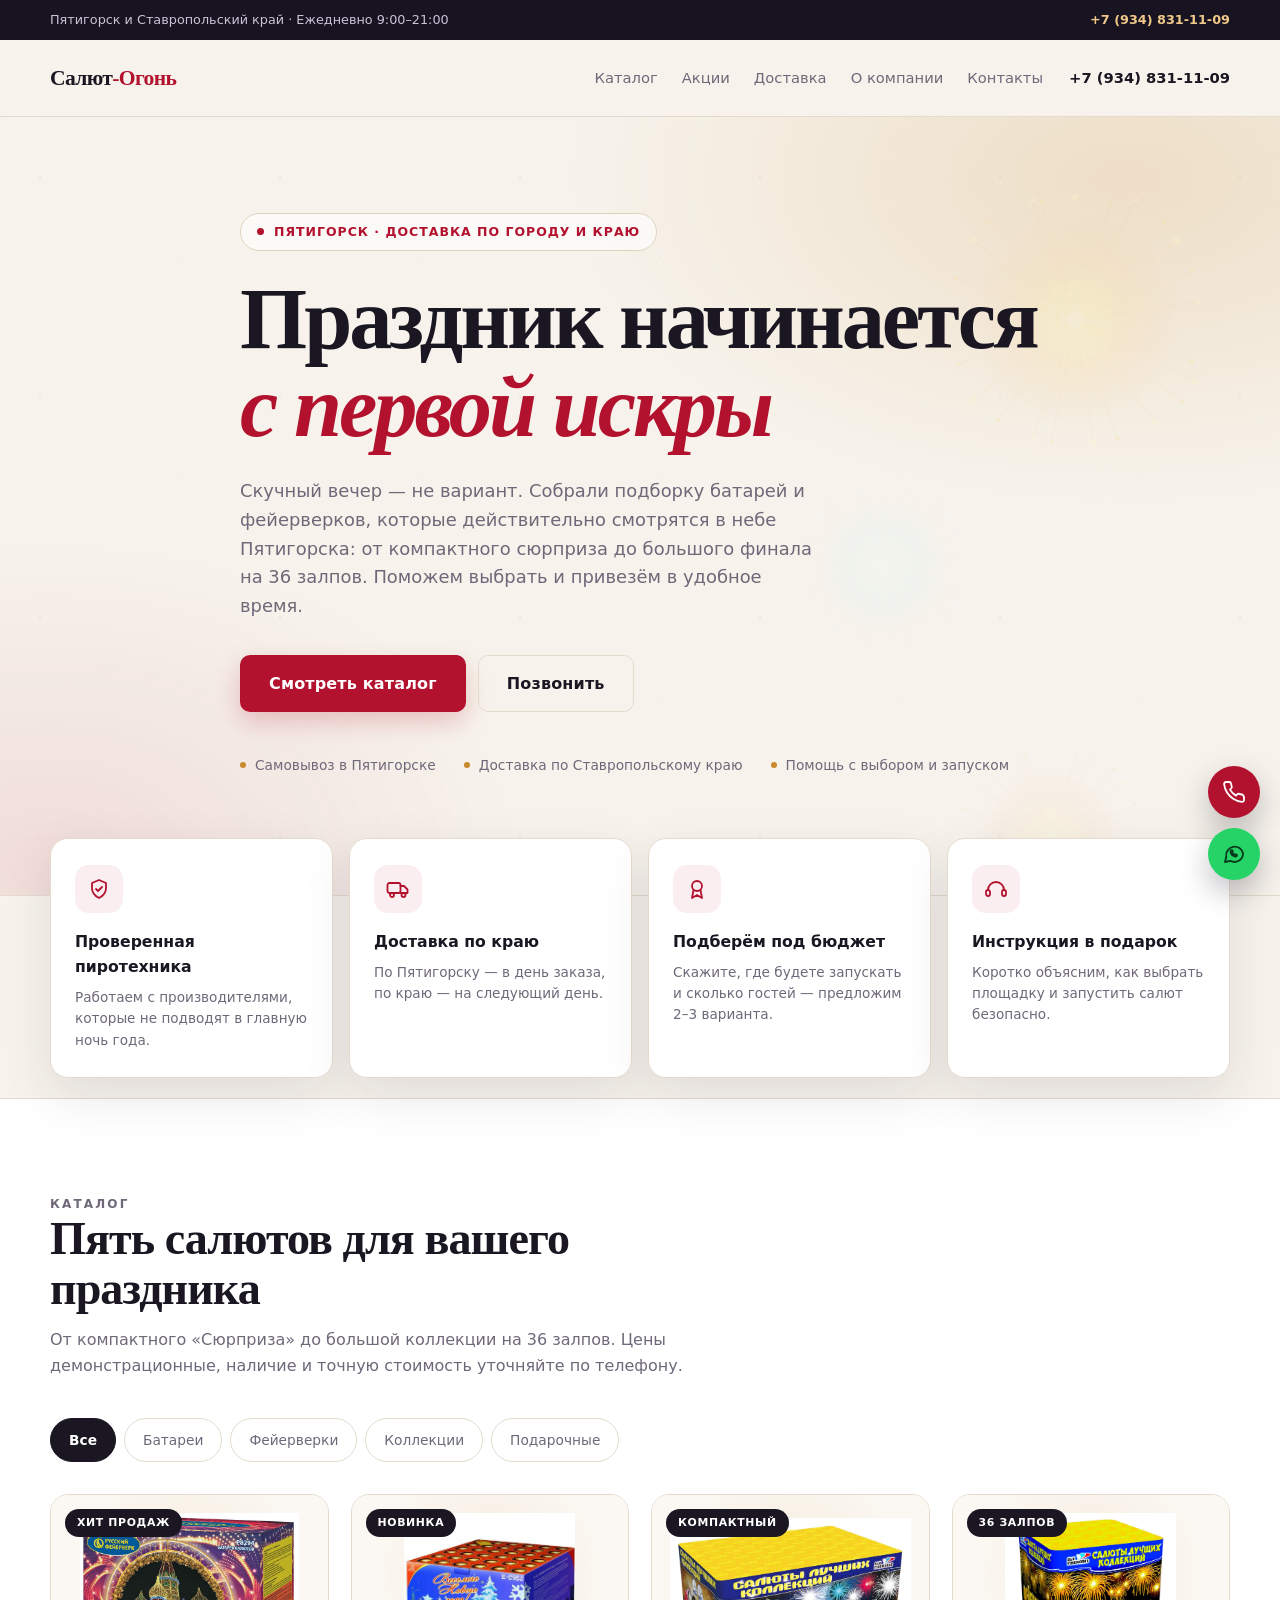
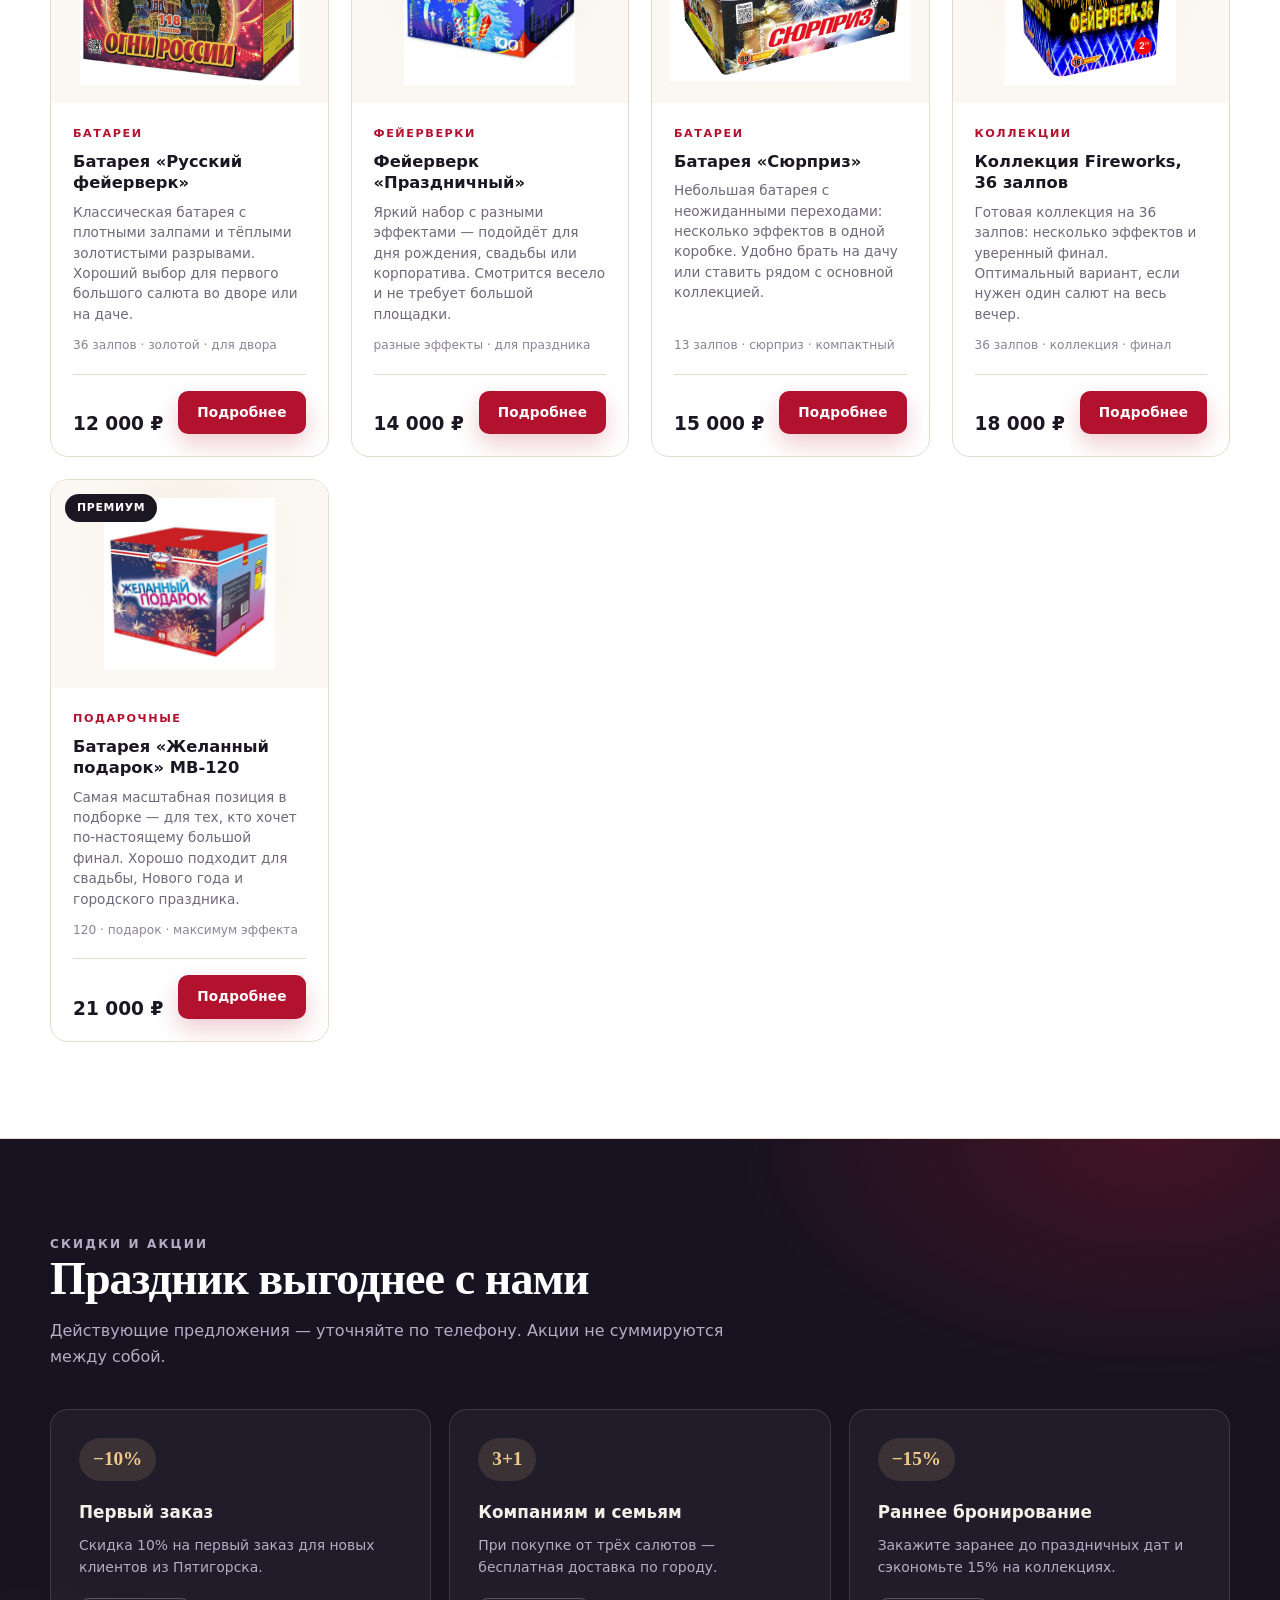
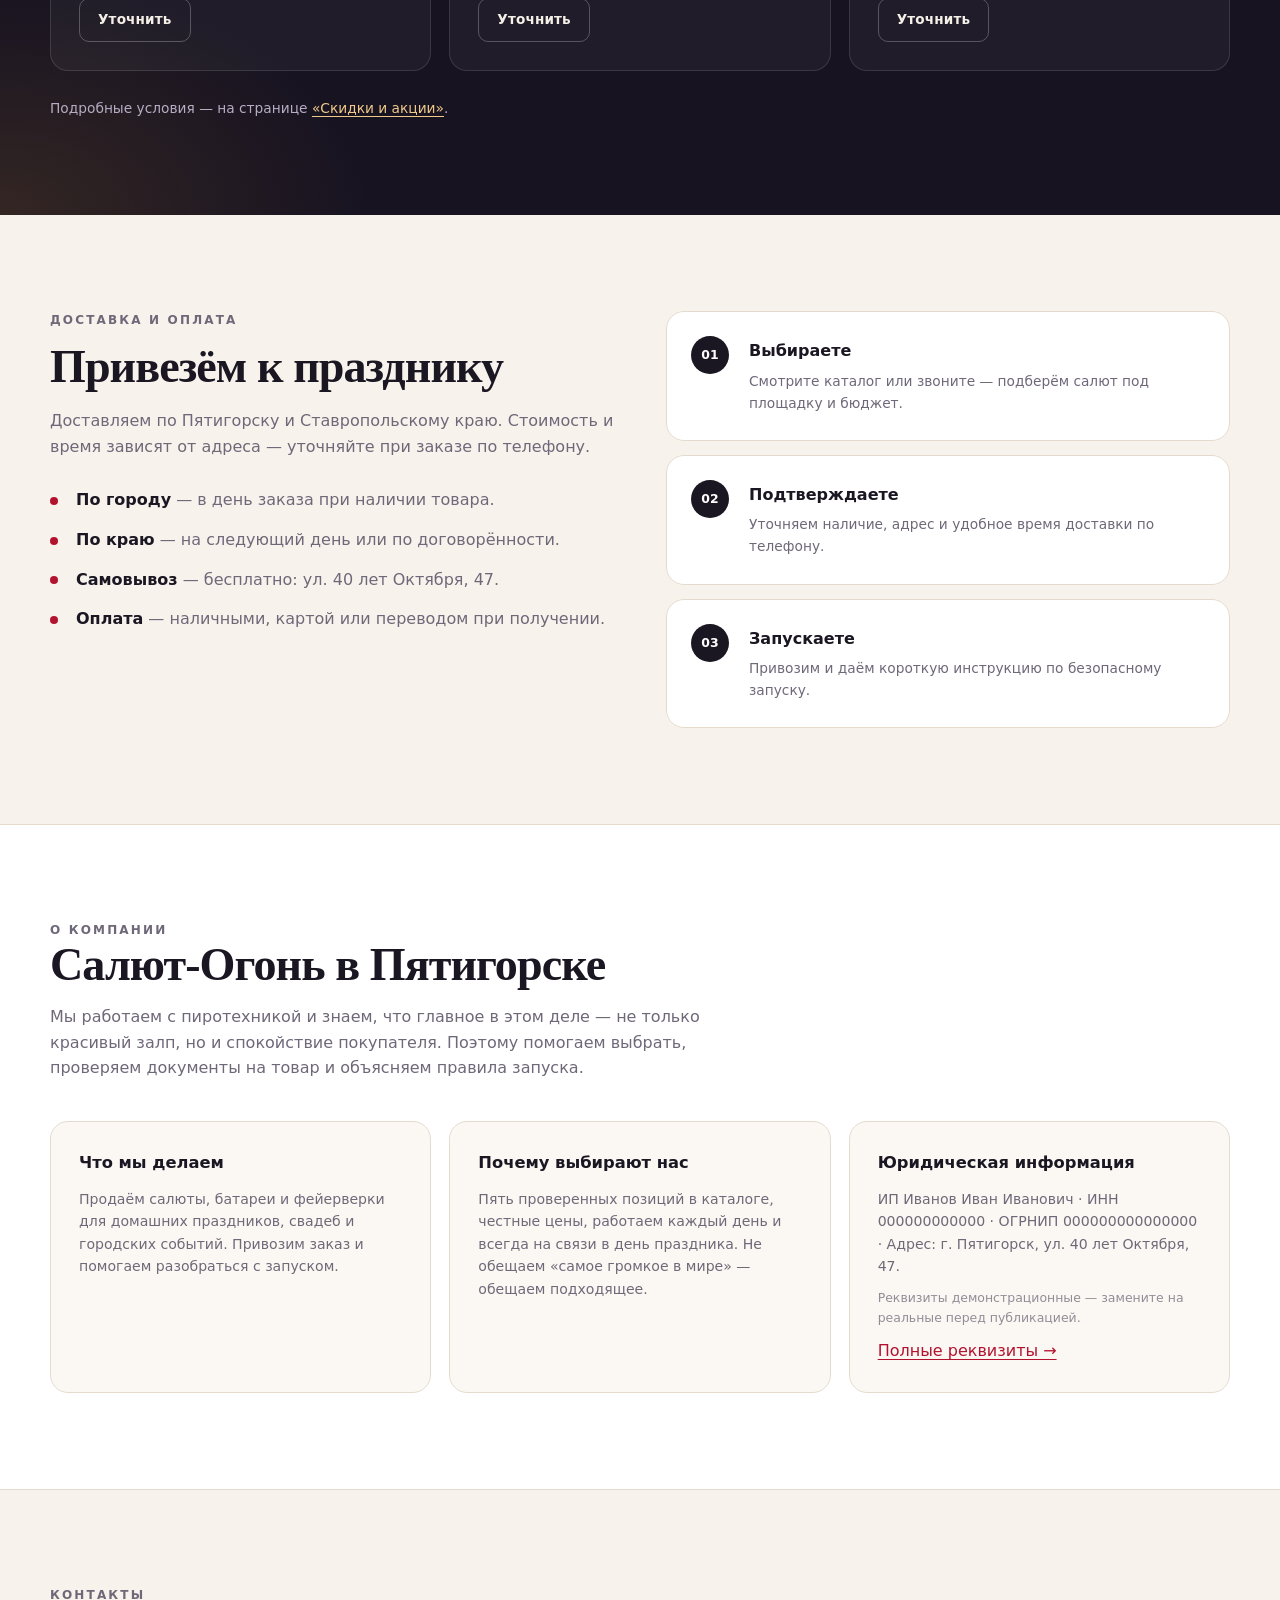
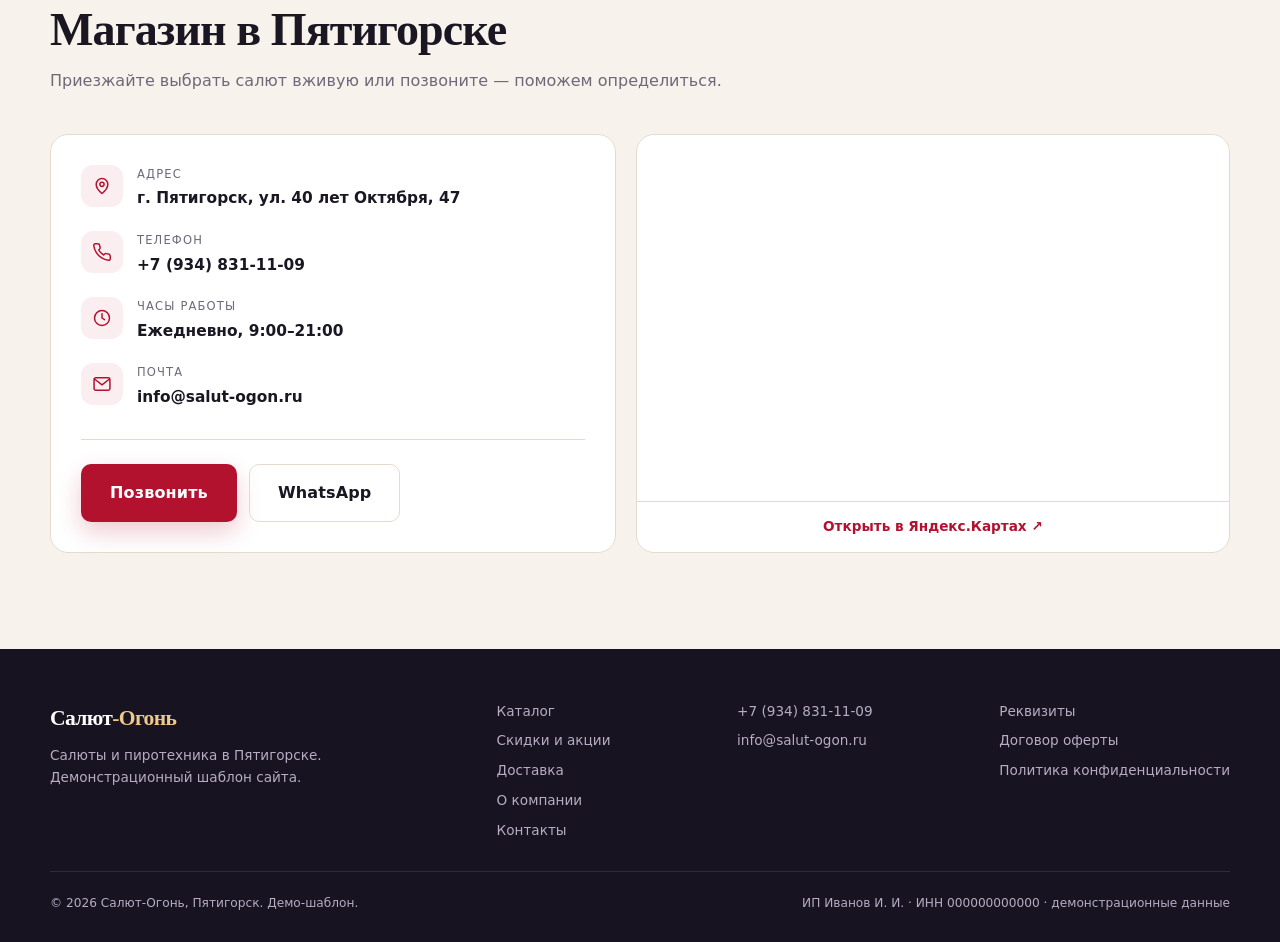
<file: index.html>
<!DOCTYPE html>
<html lang="ru">
<head>
  <meta charset="UTF-8">
  <meta name="viewport" content="width=device-width, initial-scale=1">
  <meta name="theme-color" content="#f7f3ec">

  <link rel="icon" type="image/x-icon" href="favicon.ico">
  <link rel="shortcut icon" href="favicon.ico">
  <link rel="apple-touch-icon" href="images/firework.svg">

  <title>Салюты и фейерверки в Пятигорске — купить в «Салют-Огонь»</title>
  <meta name="description" content="Магазин салютов и фейерверков в Пятигорске: батареи, коллекции, подарочные наборы. Доставка по городу и Ставропольскому краю. Звоните: +7 (934) 831-11-09.">
  <link rel="canonical" href="https://salutogon.ru/">

  <meta property="og:type" content="website">
  <meta property="og:title" content="Салюты и фейерверки в Пятигорске — «Салют-Огонь»">
  <meta property="og:description" content="Пиротехника в Пятигорске: выбор салютов, доставка, помощь с запуском.">
  <meta property="og:url" content="https://salutogon.ru/">
  <meta property="og:image" content="https://salutogon.ru/images/7155265999.jpg">
  <meta property="og:image:width" content="1000">
  <meta property="og:image:height" content="1000">
  <meta property="og:locale" content="ru_RU">

  <link rel="stylesheet" href="css/style.css?v=2">

  <script type="application/ld+json">
  {
    "@context": "https://schema.org",
    "@type": "Store",
    "name": "Салют-Огонь",
    "description": "Магазин салютов, фейерверков и пиротехники в Пятигорске.",
    "url": "https://salutogon.ru/",
    "telephone": "+7-934-831-11-09",
    "priceRange": "₽₽₽",
    "address": {
      "@type": "PostalAddress",
      "streetAddress": "ул. 40 лет Октября, 47",
      "addressLocality": "Пятигорск",
      "addressRegion": "Ставропольский край",
      "postalCode": "357500",
      "addressCountry": "RU"
    },
    "geo": {
      "@type": "GeoCoordinates",
      "latitude": 44.0550,
      "longitude": 43.0600
    },
    "openingHoursSpecification": [{
      "@type": "OpeningHoursSpecification",
      "dayOfWeek": ["Monday","Tuesday","Wednesday","Thursday","Friday","Saturday","Sunday"],
      "opens": "09:00",
      "closes": "21:00"
    }],
    "areaServed": {
      "@type": "City",
      "name": "Пятигорск"
    }
  }
  </script>
</head>
<body>
  <a class="skip-link" href="#catalog">Перейти к каталогу</a>

  <div class="topbar">
    <div class="container topbar__inner">
      <span>Пятигорск и Ставропольский край · Ежедневно 9:00–21:00</span>
      <a href="tel:+79348311109">+7 (934) 831-11-09</a>
    </div>
  </div>

  <header class="header">
    <div class="container header__inner">
      <a class="logo" href="index.html">Салют<span>-Огонь</span></a>

      <nav class="nav" id="nav" aria-label="Основная навигация">
        <a href="#catalog">Каталог</a>
        <a href="#actions">Акции</a>
        <a href="#delivery">Доставка</a>
        <a href="#about">О компании</a>
        <a href="#contacts">Контакты</a>
      </nav>

      <a class="header__phone" href="tel:+79348311109">+7 (934) 831-11-09</a>

      <button class="burger" type="button" aria-label="Открыть меню" aria-expanded="false" aria-controls="nav">
        <span></span><span></span><span></span>
      </button>
    </div>
  </header>

  <main>
    <section class="hero">
      <img class="hero__burst hero__burst--1" src="images/firework.svg" alt="" aria-hidden="true">
      <img class="hero__burst hero__burst--2" src="images/firework.svg" alt="" aria-hidden="true">
      <img class="hero__burst hero__burst--3" src="images/firework.svg" alt="" aria-hidden="true">

      <div class="container hero__inner">
        <p class="hero__eyebrow">Пятигорск · доставка по городу и краю</p>
        <h1>Праздник начинается<br><span>с первой искры</span></h1>
        <p class="hero__lead">
         Скучный вечер — не вариант. Собрали подборку батарей и фейерверков,
          которые действительно смотрятся в небе Пятигорска: от компактного сюрприза
          до большого финала на 36 залпов. Поможем выбрать и привезём в удобное время.
        </p>
        <div class="hero__actions">
          <a class="btn" href="#catalog">Смотреть каталог</a>
          <a class="btn btn--ghost" href="tel:+79348311109">Позвонить</a>
        </div>
        <ul class="hero__badges">
          <li>Самовывоз в Пятигорске</li>
          <li>Доставка по Ставропольскому краю</li>
          <li>Помощь с выбором и запуском</li>
        </ul>
      </div>
    </section>

    <section class="advantages">
      <div class="container">
        <div class="advantages__grid">
          <article class="advantage reveal">
            <span class="advantage__icon" aria-hidden="true">
              <svg viewBox="0 0 24 24" fill="none" stroke="currentColor" stroke-width="1.8" stroke-linecap="round" stroke-linejoin="round"><path d="M12 3l7 3v5c0 4.5-3 8-7 10-4-2-7-5.5-7-10V6l7-3z"/><path d="M9 12l2 2 4-4"/></svg>
            </span>
            <h3>Проверенная пиротехника</h3>
            <p>Работаем с производителями, которые не подводят в главную ночь года.</p>
          </article>

          <article class="advantage reveal">
            <span class="advantage__icon" aria-hidden="true">
              <svg viewBox="0 0 24 24" fill="none" stroke="currentColor" stroke-width="1.8" stroke-linecap="round" stroke-linejoin="round"><rect x="1.5" y="6" width="13" height="10" rx="2"/><path d="M14.5 9H18l3.5 3.5V16h-7"/><circle cx="6" cy="18" r="2"/><circle cx="17.5" cy="18" r="2"/></svg>
            </span>
            <h3>Доставка по краю</h3>
            <p>По Пятигорску — в день заказа, по краю — на следующий день.</p>
          </article>

          <article class="advantage reveal">
            <span class="advantage__icon" aria-hidden="true">
              <svg viewBox="0 0 24 24" fill="none" stroke="currentColor" stroke-width="1.8" stroke-linecap="round" stroke-linejoin="round"><circle cx="12" cy="9" r="5"/><path d="M8.5 13L7 21l5-3 5 3-1.5-8"/></svg>
            </span>
            <h3>Подберём под бюджет</h3>
            <p>Скажите, где будете запускать и сколько гостей — предложим 2–3 варианта.</p>
          </article>

          <article class="advantage reveal">
            <span class="advantage__icon" aria-hidden="true">
              <svg viewBox="0 0 24 24" fill="none" stroke="currentColor" stroke-width="1.8" stroke-linecap="round" stroke-linejoin="round"><path d="M4 13a8 8 0 0116 0"/><rect x="2" y="13" width="4" height="6" rx="2"/><rect x="18" y="13" width="4" height="6" rx="2"/></svg>
            </span>
            <h3>Инструкция в подарок</h3>
            <p>Коротко объясним, как выбрать площадку и запустить салют безопасно.</p>
          </article>
        </div>
      </div>
    </section>

    <section id="catalog" class="section catalog">
      <div class="container">
        <div class="section-head reveal">
          <p class="section-kicker">Каталог</p>
          <h2>Пять салютов для вашего праздника</h2>
          <p>
            От компактного «Сюрприза» до большой коллекции на 36 залпов.
            Цены демонстрационные, наличие и точную стоимость уточняйте по телефону.
          </p>
        </div>

        <div class="filters reveal" role="tablist" aria-label="Категории товаров">
          <button class="filter is-active" type="button" data-filter="all" role="tab" aria-selected="true">Все</button>
          <button class="filter" type="button" data-filter="Батареи" role="tab" aria-selected="false">Батареи</button>
          <button class="filter" type="button" data-filter="Фейерверки" role="tab" aria-selected="false">Фейерверки</button>
          <button class="filter" type="button" data-filter="Коллекции" role="tab" aria-selected="false">Коллекции</button>
          <button class="filter" type="button" data-filter="Подарочные" role="tab" aria-selected="false">Подарочные</button>
        </div>

        <!-- Товары прописаны прямо в HTML: каталог видно, даже если скрипт не загрузился -->
        <div class="grid" id="productGrid">
          <article class="product-card" data-id="russkiy">
            <div class="product-card__visual" style="--hue:38">
              <span class="product-card__badge">Хит продаж</span>
              <img class="is-photo" src="[data-uri]" data-src="images/7155265999.jpg" alt="Батарея «Русский фейерверк»" loading="lazy">
            </div>
            <div class="product-card__body">
              <span class="product-card__cat">Батареи</span>
              <h3>Батарея «Русский фейерверк»</h3>
              <p class="product-card__desc">Классическая батарея с плотными залпами и тёплыми золотистыми разрывами. Хороший выбор для первого большого салюта во дворе или на даче.</p>
              <span class="product-card__meta">36 залпов · золотой · для двора</span>
              <div class="product-card__footer">
                <div class="price">12 000 ₽</div>
                <button class="btn btn--small" type="button" data-open="russkiy">Подробнее</button>
              </div>
            </div>
          </article>

          <article class="product-card" data-id="prazdnichniy">
            <div class="product-card__visual" style="--hue:275">
              <span class="product-card__badge">Новинка</span>
              <img class="is-photo" src="[data-uri]" data-src="images/newpic-002006-big-file.jpg" alt="Фейерверк «Праздничный»" loading="lazy">
            </div>
            <div class="product-card__body">
              <span class="product-card__cat">Фейерверки</span>
              <h3>Фейерверк «Праздничный»</h3>
              <p class="product-card__desc">Яркий набор с разными эффектами — подойдёт для дня рождения, свадьбы или корпоратива. Смотрится весело и не требует большой площадки.</p>
              <span class="product-card__meta">разные эффекты · для праздника</span>
              <div class="product-card__footer">
                <div class="price">14 000 ₽</div>
                <button class="btn btn--small" type="button" data-open="prazdnichniy">Подробнее</button>
              </div>
            </div>
          </article>

          <article class="product-card" data-id="syurpriz">
            <div class="product-card__visual" style="--hue:190">
              <span class="product-card__badge">Компактный</span>
              <img class="is-photo" src="[data-uri]" data-src="images/7xqcd95yebqrh01nl6cbn7d53qlrll44.jpeg" alt="Батарея «Сюрприз»" loading="lazy">
            </div>
            <div class="product-card__body">
              <span class="product-card__cat">Батареи</span>
              <h3>Батарея «Сюрприз»</h3>
              <p class="product-card__desc">Небольшая батарея с неожиданными переходами: несколько эффектов в одной коробке. Удобно брать на дачу или ставить рядом с основной коллекцией.</p>
              <span class="product-card__meta">13 залпов · сюрприз · компактный</span>
              <div class="product-card__footer">
                <div class="price">15 000 ₽</div>
                <button class="btn btn--small" type="button" data-open="syurpriz">Подробнее</button>
              </div>
            </div>
          </article>

          <article class="product-card" data-id="fireworks-collection">
            <div class="product-card__visual" style="--hue:350">
              <span class="product-card__badge">36 залпов</span>
              <img class="is-photo" src="[data-uri]" data-src="images/ba4cdff75f41c9f271fbadf793acdbf0.jpg" alt="Коллекция Fireworks, 36 залпов" loading="lazy">
            </div>
            <div class="product-card__body">
              <span class="product-card__cat">Коллекции</span>
              <h3>Коллекция Fireworks, 36 залпов</h3>
              <p class="product-card__desc">Готовая коллекция на 36 залпов: несколько эффектов и уверенный финал. Оптимальный вариант, если нужен один салют на весь вечер.</p>
              <span class="product-card__meta">36 залпов · коллекция · финал</span>
              <div class="product-card__footer">
                <div class="price">18 000 ₽</div>
                <button class="btn btn--small" type="button" data-open="fireworks-collection">Подробнее</button>
              </div>
            </div>
          </article>

          <article class="product-card" data-id="zhelanniy-podarok">
            <div class="product-card__visual" style="--hue:45">
              <span class="product-card__badge">Премиум</span>
              <img class="is-photo" src="[data-uri]" data-src="images/mb120-2-1000x1000.jpg" alt="Батарея «Желанный подарок» MB-120" loading="lazy">
            </div>
            <div class="product-card__body">
              <span class="product-card__cat">Подарочные</span>
              <h3>Батарея «Желанный подарок» MB-120</h3>
              <p class="product-card__desc">Самая масштабная позиция в подборке — для тех, кто хочет по-настоящему большой финал. Хорошо подходит для свадьбы, Нового года и городского праздника.</p>
              <span class="product-card__meta">120 · подарок · максимум эффекта</span>
              <div class="product-card__footer">
                <div class="price">21 000 ₽</div>
                <button class="btn btn--small" type="button" data-open="zhelanniy-podarok">Подробнее</button>
              </div>
            </div>
          </article>
        </div>
      </div>
    </section>

    <section id="actions" class="section actions">
      <div class="container">
        <div class="section-head reveal">
          <p class="section-kicker">Скидки и акции</p>
          <h2>Праздник выгоднее с нами</h2>
          <p>Действующие предложения — уточняйте по телефону. Акции не суммируются между собой.</p>
        </div>

        <div class="action-grid">
          <article class="action-card reveal">
            <span class="action-card__percent">−10%</span>
            <h3>Первый заказ</h3>
            <p>Скидка 10% на первый заказ для новых клиентов из Пятигорска.</p>
            <a class="btn btn--small btn--ghost" href="tel:+79348311109">Уточнить</a>
          </article>
          <article class="action-card reveal">
            <span class="action-card__percent">3+1</span>
            <h3>Компаниям и семьям</h3>
            <p>При покупке от трёх салютов — бесплатная доставка по городу.</p>
            <a class="btn btn--small btn--ghost" href="tel:+79348311109">Уточнить</a>
          </article>
          <article class="action-card reveal">
            <span class="action-card__percent">−15%</span>
            <h3>Раннее бронирование</h3>
            <p>Закажите заранее до праздничных дат и сэкономьте 15% на коллекциях.</p>
            <a class="btn btn--small btn--ghost" href="tel:+79348311109">Уточнить</a>
          </article>
        </div>

        <p class="actions__note reveal">
          Подробные условия — на странице <a href="actions.html">«Скидки и акции»</a>.
        </p>
      </div>
    </section>

    <section id="delivery" class="section delivery">
      <div class="container delivery__grid">
        <div class="delivery__text reveal">
          <p class="section-kicker">Доставка и оплата</p>
          <h2>Привезём к празднику</h2>
          <p>
            Доставляем по Пятигорску и Ставропольскому краю. Стоимость и время
            зависят от адреса — уточняйте при заказе по телефону.
          </p>
          <ul class="delivery__list">
            <li><strong>По городу</strong> — в день заказа при наличии товара.</li>
            <li><strong>По краю</strong> — на следующий день или по договорённости.</li>
            <li><strong>Самовывоз</strong> — бесплатно: ул. 40 лет Октября, 47.</li>
            <li><strong>Оплата</strong> — наличными, картой или переводом при получении.</li>
          </ul>
        </div>

        <div class="delivery__cards">
          <article class="delivery-card reveal">
            <span class="delivery-card__num">01</span>
            <h3>Выбираете</h3>
            <p>Смотрите каталог или звоните — подберём салют под площадку и бюджет.</p>
          </article>
          <article class="delivery-card reveal">
            <span class="delivery-card__num">02</span>
            <h3>Подтверждаете</h3>
            <p>Уточняем наличие, адрес и удобное время доставки по телефону.</p>
          </article>
          <article class="delivery-card reveal">
            <span class="delivery-card__num">03</span>
            <h3>Запускаете</h3>
            <p>Привозим и даём короткую инструкцию по безопасному запуску.</p>
          </article>
        </div>
      </div>
    </section>

    <section id="about" class="section about">
      <div class="container">
        <div class="section-head reveal">
          <p class="section-kicker">О компании</p>
          <h2>Салют-Огонь в Пятигорске</h2>
          <p>
            Мы работаем с пиротехникой и знаем, что главное в этом деле — не только красивый
            залп, но и спокойствие покупателя. Поэтому помогаем выбрать, проверяем документы
            на товар и объясняем правила запуска.
          </p>
        </div>

        <div class="about__grid">
          <article class="about-card reveal">
            <h3>Что мы делаем</h3>
            <p>Продаём салюты, батареи и фейерверки для домашних праздников, свадеб и городских событий. Привозим заказ и помогаем разобраться с запуском.</p>
          </article>
          <article class="about-card reveal">
            <h3>Почему выбирают нас</h3>
            <p>Пять проверенных позиций в каталоге, честные цены, работаем каждый день и всегда на связи в день праздника. Не обещаем «самое громкое в мире» — обещаем подходящее.</p>
          </article>
          <article class="about-card reveal">
            <h3>Юридическая информация</h3>
            <p>ИП Иванов Иван Иванович · ИНН 000000000000 · ОГРНИП 000000000000000 · Адрес: г. Пятигорск, ул. 40 лет Октября, 47.</p>
            <p class="about-card__note">Реквизиты демонстрационные — замените на реальные перед публикацией.</p>
            <a class="text-link" href="requisites.html">Полные реквизиты →</a>
          </article>
        </div>
      </div>
    </section>

    <section id="contacts" class="section contacts">
      <div class="container">
        <div class="section-head reveal">
          <p class="section-kicker">Контакты</p>
          <h2>Магазин в Пятигорске</h2>
          <p>Приезжайте выбрать салют вживую или позвоните — поможем определиться.</p>
        </div>

        <div class="contacts__grid">
          <div class="contact-card reveal">
            <ul class="contact-list">
              <li>
                <span class="contact-list__icon" aria-hidden="true">
                  <svg viewBox="0 0 24 24" fill="none" stroke="currentColor" stroke-width="1.8" stroke-linecap="round" stroke-linejoin="round"><path d="M12 21s7-5.5 7-11a7 7 0 10-14 0c0 5.5 7 11 7 11z"/><circle cx="12" cy="10" r="2.5"/></svg>
                </span>
                <div>
                  <span class="contact-list__label">Адрес</span>
                  <strong>г. Пятигорск, ул. 40 лет Октября, 47</strong>
                </div>
              </li>
              <li>
                <span class="contact-list__icon" aria-hidden="true">
                  <svg viewBox="0 0 24 24" fill="none" stroke="currentColor" stroke-width="1.8" stroke-linecap="round" stroke-linejoin="round"><path d="M22 16.9v3a2 2 0 01-2.2 2 19.8 19.8 0 01-8.6-3.1 19.5 19.5 0 01-6-6A19.8 19.8 0 012.1 4.2 2 2 0 014.1 2h3a2 2 0 012 1.7c.1.9.3 1.8.6 2.6a2 2 0 01-.5 2.1L8 9.6a16 16 0 006 6l1.2-1.2a2 2 0 012.1-.5c.8.3 1.7.5 2.6.6a2 2 0 011.7 2z"/></svg>
                </span>
                <div>
                  <span class="contact-list__label">Телефон</span>
                  <a href="tel:+79348311109"><strong>+7 (934) 831-11-09</strong></a>
                </div>
              </li>
              <li>
                <span class="contact-list__icon" aria-hidden="true">
                  <svg viewBox="0 0 24 24" fill="none" stroke="currentColor" stroke-width="1.8" stroke-linecap="round" stroke-linejoin="round"><circle cx="12" cy="12" r="9"/><path d="M12 7v5l3 2"/></svg>
                </span>
                <div>
                  <span class="contact-list__label">Часы работы</span>
                  <strong>Ежедневно, 9:00–21:00</strong>
                </div>
              </li>
              <li>
                <span class="contact-list__icon" aria-hidden="true">
                  <svg viewBox="0 0 24 24" fill="none" stroke="currentColor" stroke-width="1.8" stroke-linecap="round" stroke-linejoin="round"><rect x="2.5" y="4.5" width="19" height="15" rx="2"/><path d="M3 6l9 7 9-7"/></svg>
                </span>
                <div>
                  <span class="contact-list__label">Почта</span>
                  <a href="mailto:info@salut-ogon.ru"><strong>info@salut-ogon.ru</strong></a>
                </div>
              </li>
            </ul>

            <div class="contact-card__actions">
              <a class="btn" href="tel:+79348311109">Позвонить</a>
              <a class="btn btn--ghost" href="https://wa.me/79348311109?text=%D0%97%D0%B4%D1%80%D0%B0%D0%B2%D1%81%D1%82%D0%B2%D1%83%D0%B9%D1%82%D0%B5!%20%D0%9C%D0%B5%D0%BD%D1%8F%20%D0%B8%D0%BD%D1%82%D0%B5%D1%80%D0%B5%D1%81%D1%83%D0%B5%D1%82%20%D1%81%D0%B0%D0%BB%D1%8E%D1%82%20%D0%B8%D0%B7%20%D0%B2%D0%B0%D1%88%D0%B5%D0%B3%D0%BE%20%D0%BA%D0%B0%D1%82%D0%B0%D0%BB%D0%BE%D0%B3%D0%B0.%20%D0%9F%D0%BE%D0%B4%D1%81%D0%BA%D0%B0%D0%B6%D0%B8%D1%82%D0%B5%2C%20%D0%BF%D0%BE%D0%B6%D0%B0%D0%BB%D1%83%D0%B9%D1%81%D1%82%D0%B0%2C%20%D0%BD%D0%B0%D0%BB%D0%B8%D1%87%D0%B8%D0%B5%20%D0%B8%20%D1%86%D0%B5%D0%BD%D1%83." target="_blank" rel="noopener">WhatsApp</a>
            </div>
          </div>

          <div class="map-card reveal">
            <iframe
              class="map-card__iframe"
              title="Карта: г. Пятигорск, ул. 40 лет Октября, 47"
              loading="lazy"
              src="https://yandex.ru/map-widget/v1/?text=%D0%9F%D1%8F%D1%82%D0%B8%D0%B3%D0%BE%D1%80%D1%81%D0%BA%2C%20%D1%83%D0%BB%D0%B8%D1%86%D0%B0%2040%20%D0%BB%D0%B5%D1%82%20%D0%9E%D0%BA%D1%82%D1%8F%D0%B1%D1%80%D1%8F%2C%2047&amp;z=16"
              loading="lazy"
              allowfullscreen="true">
            </iframe>
            <a class="map-card__link" href="https://yandex.ru/maps/?text=%D0%9F%D1%8F%D1%82%D0%B8%D0%B3%D0%BE%D1%80%D1%81%D0%BA%2C%20%D1%83%D0%BB%D0%B8%D1%86%D0%B0%2040%20%D0%BB%D0%B5%D1%82%20%D0%9E%D0%BA%D1%82%D1%8F%D0%B1%D1%80%D1%8F%2C%2047" target="_blank" rel="noopener">Открыть в Яндекс.Картах ↗</a>
          </div>
        </div>
      </div>
    </section>
  </main>

  <footer class="footer">
    <div class="container footer__inner">
      <div>
        <a class="logo" href="index.html">Салют<span>-Огонь</span></a>
        <p class="footer__text">Салюты и пиротехника в Пятигорске. Демонстрационный шаблон сайта.</p>
      </div>
      <div class="footer__col">
        <a href="#catalog">Каталог</a>
        <a href="actions.html">Скидки и акции</a>
        <a href="#delivery">Доставка</a>
        <a href="#about">О компании</a>
        <a href="#contacts">Контакты</a>
      </div>
      <div class="footer__col">
        <a href="tel:+79348311109">+7 (934) 831-11-09</a>
        <a href="mailto:info@salut-ogon.ru">info@salut-ogon.ru</a>
      </div>
      <div class="footer__col">
        <a href="requisites.html">Реквизиты</a>
        <a href="offer.html">Договор оферты</a>
        <a href="privacy.html">Политика конфиденциальности</a>
      </div>
    </div>
    <div class="container footer__bottom">
      <span>© <span id="year">2026</span> Салют-Огонь, Пятигорск. Демо-шаблон.</span>
      <span>ИП Иванов И. И. · ИНН 000000000000 · демонстрационные данные</span>
    </div>
  </footer>

  <div class="fab">
    <a href="tel:+79348311109" aria-label="Позвонить">
      <svg viewBox="0 0 24 24" fill="none" stroke="currentColor" stroke-width="1.8" stroke-linecap="round" stroke-linejoin="round"><path d="M22 16.9v3a2 2 0 01-2.2 2 19.8 19.8 0 01-8.6-3.1 19.5 19.5 0 01-6-6A19.8 19.8 0 012.1 4.2 2 2 0 014.1 2h3a2 2 0 012 1.7c.1.9.3 1.8.6 2.6a2 2 0 01-.5 2.1L8 9.6a16 16 0 006 6l1.2-1.2a2 2 0 012.1-.5c.8.3 1.7.5 2.6.6a2 2 0 011.7 2z"/></svg>
    </a>
    <a href="https://wa.me/79348311109?text=%D0%97%D0%B4%D1%80%D0%B0%D0%B2%D1%81%D1%82%D0%B2%D1%83%D0%B9%D1%82%D0%B5!%20%D0%9C%D0%B5%D0%BD%D1%8F%20%D0%B8%D0%BD%D1%82%D0%B5%D1%80%D0%B5%D1%81%D1%83%D0%B5%D1%82%20%D1%81%D0%B0%D0%BB%D1%8E%D1%82%20%D0%B8%D0%B7%20%D0%B2%D0%B0%D1%88%D0%B5%D0%B3%D0%BE%20%D0%BA%D0%B0%D1%82%D0%B0%D0%BB%D0%BE%D0%B3%D0%B0.%20%D0%9F%D0%BE%D0%B4%D1%81%D0%BA%D0%B0%D0%B6%D0%B8%D1%82%D0%B5%2C%20%D0%BF%D0%BE%D0%B6%D0%B0%D0%BB%D1%83%D0%B9%D1%81%D1%82%D0%B0%2C%20%D0%BD%D0%B0%D0%BB%D0%B8%D1%87%D0%B8%D0%B5%20%D0%B8%20%D1%86%D0%B5%D0%BD%D1%83." target="_blank" rel="noopener" aria-label="WhatsApp">
      <svg viewBox="0 0 24 24" fill="none" stroke="currentColor" stroke-width="1.8" stroke-linecap="round" stroke-linejoin="round"><path d="M21 11.5a8.4 8.4 0 01-12.6 7.3L3 20l1.3-5.2A8.4 8.4 0 1121 11.5z"/><path d="M8.5 9.5c.4 2.6 2.4 4.6 5 5 .7.1 1.4-.4 1.4-1.1v-.6l-2-.7-.8.8a6 6 0 01-2-2l.8-.8-.7-2h-.6c-.7 0-1.2.7-1.1 1.4z"/></svg>
    </a>
  </div>

  <div class="modal" id="modal" aria-hidden="true">
    <div class="modal__backdrop" data-close></div>
    <div class="modal__panel" role="dialog" aria-modal="true" aria-labelledby="modalTitle">
      <button class="modal__close" type="button" data-close aria-label="Закрыть">×</button>
      <div class="modal__visual" id="modalVisual">
        <img src="images/firework.svg" alt="" aria-hidden="true">
      </div>
      <div class="modal__body">
        <span class="product-card__cat" id="modalCat"></span>
        <h2 id="modalTitle"></h2>
        <p class="modal__desc" id="modalDesc"></p>
        <ul class="modal__specs" id="modalSpecs"></ul>
        <div class="modal__price" id="modalPrice"></div>
        <div class="modal__actions">
          <a class="btn" id="modalCall" href="tel:+79348311109">Позвонить</a>
          <a class="btn btn--ghost" id="modalWa" href="https://wa.me/79348311109?text=%D0%97%D0%B4%D1%80%D0%B0%D0%B2%D1%81%D1%82%D0%B2%D1%83%D0%B9%D1%82%D0%B5!%20%D0%9C%D0%B5%D0%BD%D1%8F%20%D0%B8%D0%BD%D1%82%D0%B5%D1%80%D0%B5%D1%81%D1%83%D0%B5%D1%82%20%D1%81%D0%B0%D0%BB%D1%8E%D1%82%20%D0%B8%D0%B7%20%D0%B2%D0%B0%D1%88%D0%B5%D0%B3%D0%BE%20%D0%BA%D0%B0%D1%82%D0%B0%D0%BB%D0%BE%D0%B3%D0%B0.%20%D0%9F%D0%BE%D0%B4%D1%81%D0%BA%D0%B0%D0%B6%D0%B8%D1%82%D0%B5%2C%20%D0%BF%D0%BE%D0%B6%D0%B0%D0%BB%D1%83%D0%B9%D1%81%D1%82%D0%B0%2C%20%D0%BD%D0%B0%D0%BB%D0%B8%D1%87%D0%B8%D0%B5%20%D0%B8%20%D1%86%D0%B5%D0%BD%D1%83." target="_blank" rel="noopener">WhatsApp</a>
        </div>
        <p class="modal__note">Демонстрационная цена. Наличие уточняйте по телефону.</p>
      </div>
    </div>
  </div>

  <script src="js/app.js?v=2"></script>
</body>
</html>
</file>
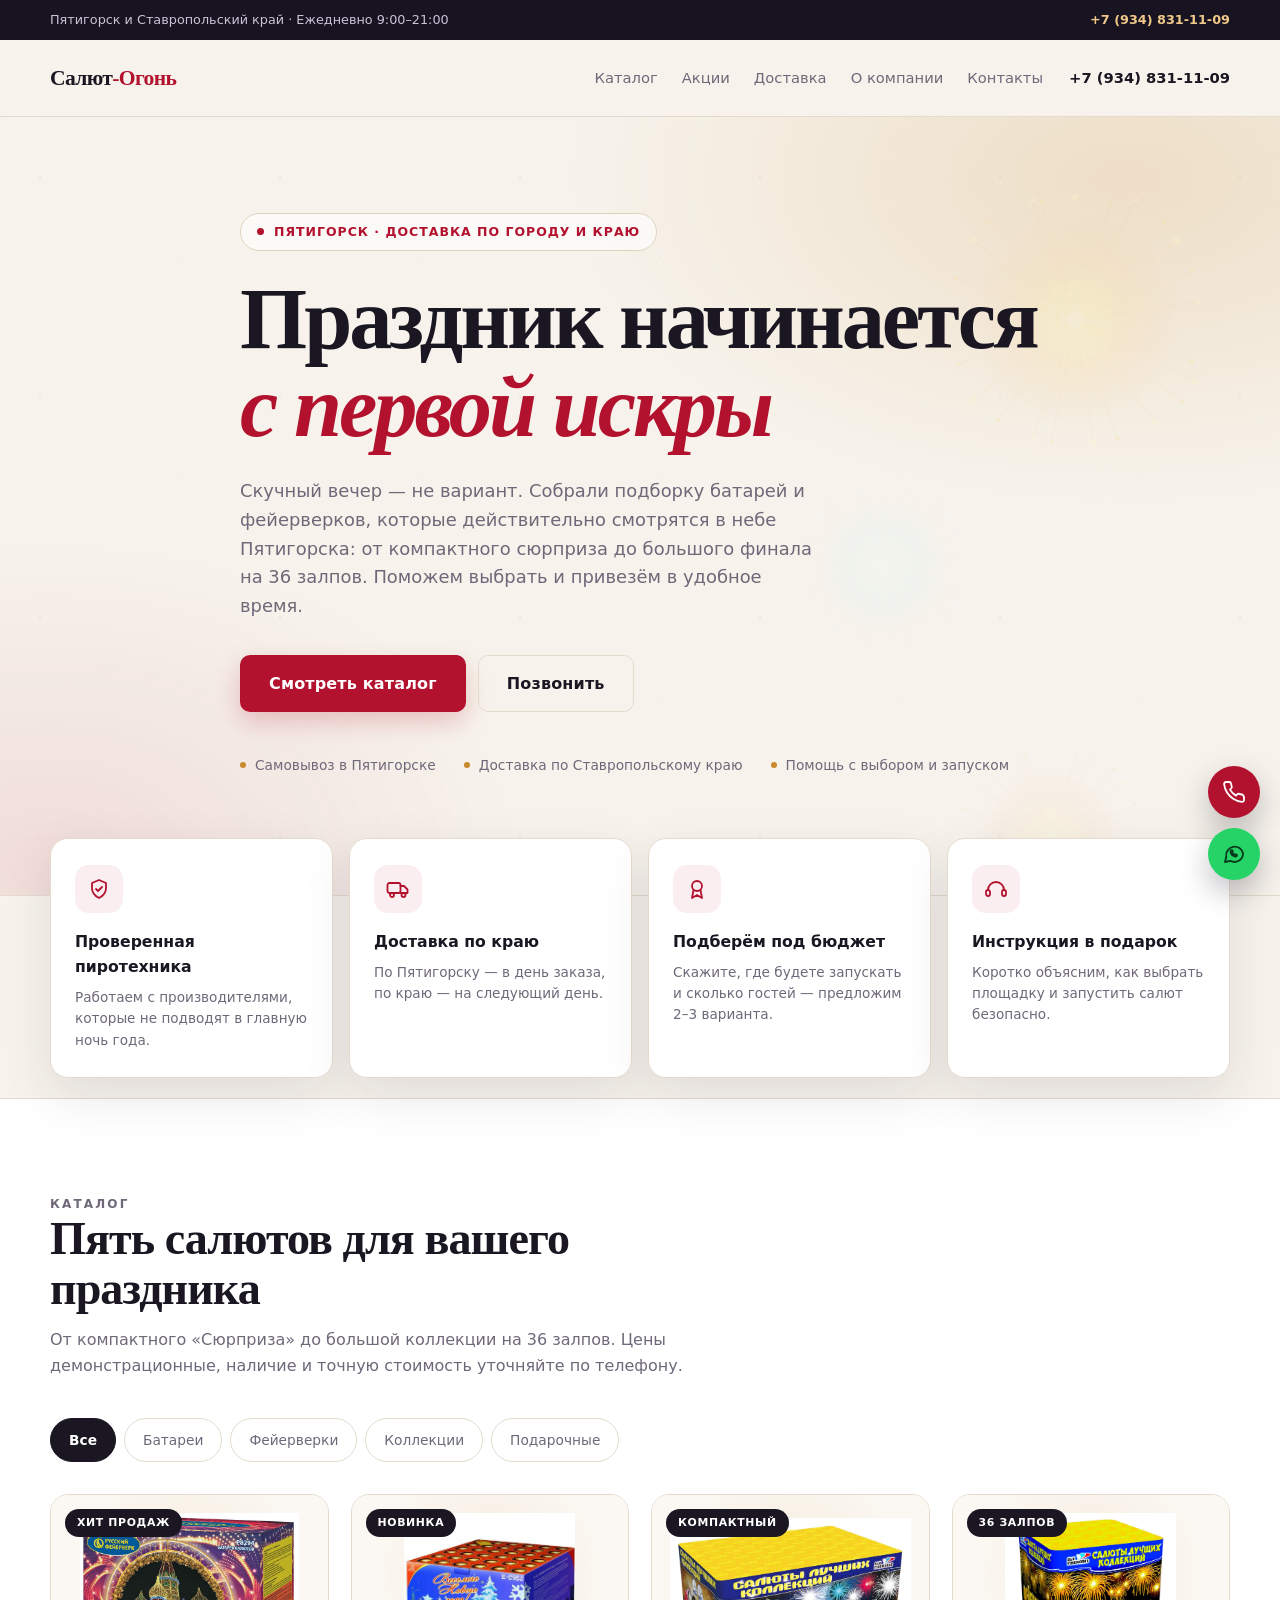
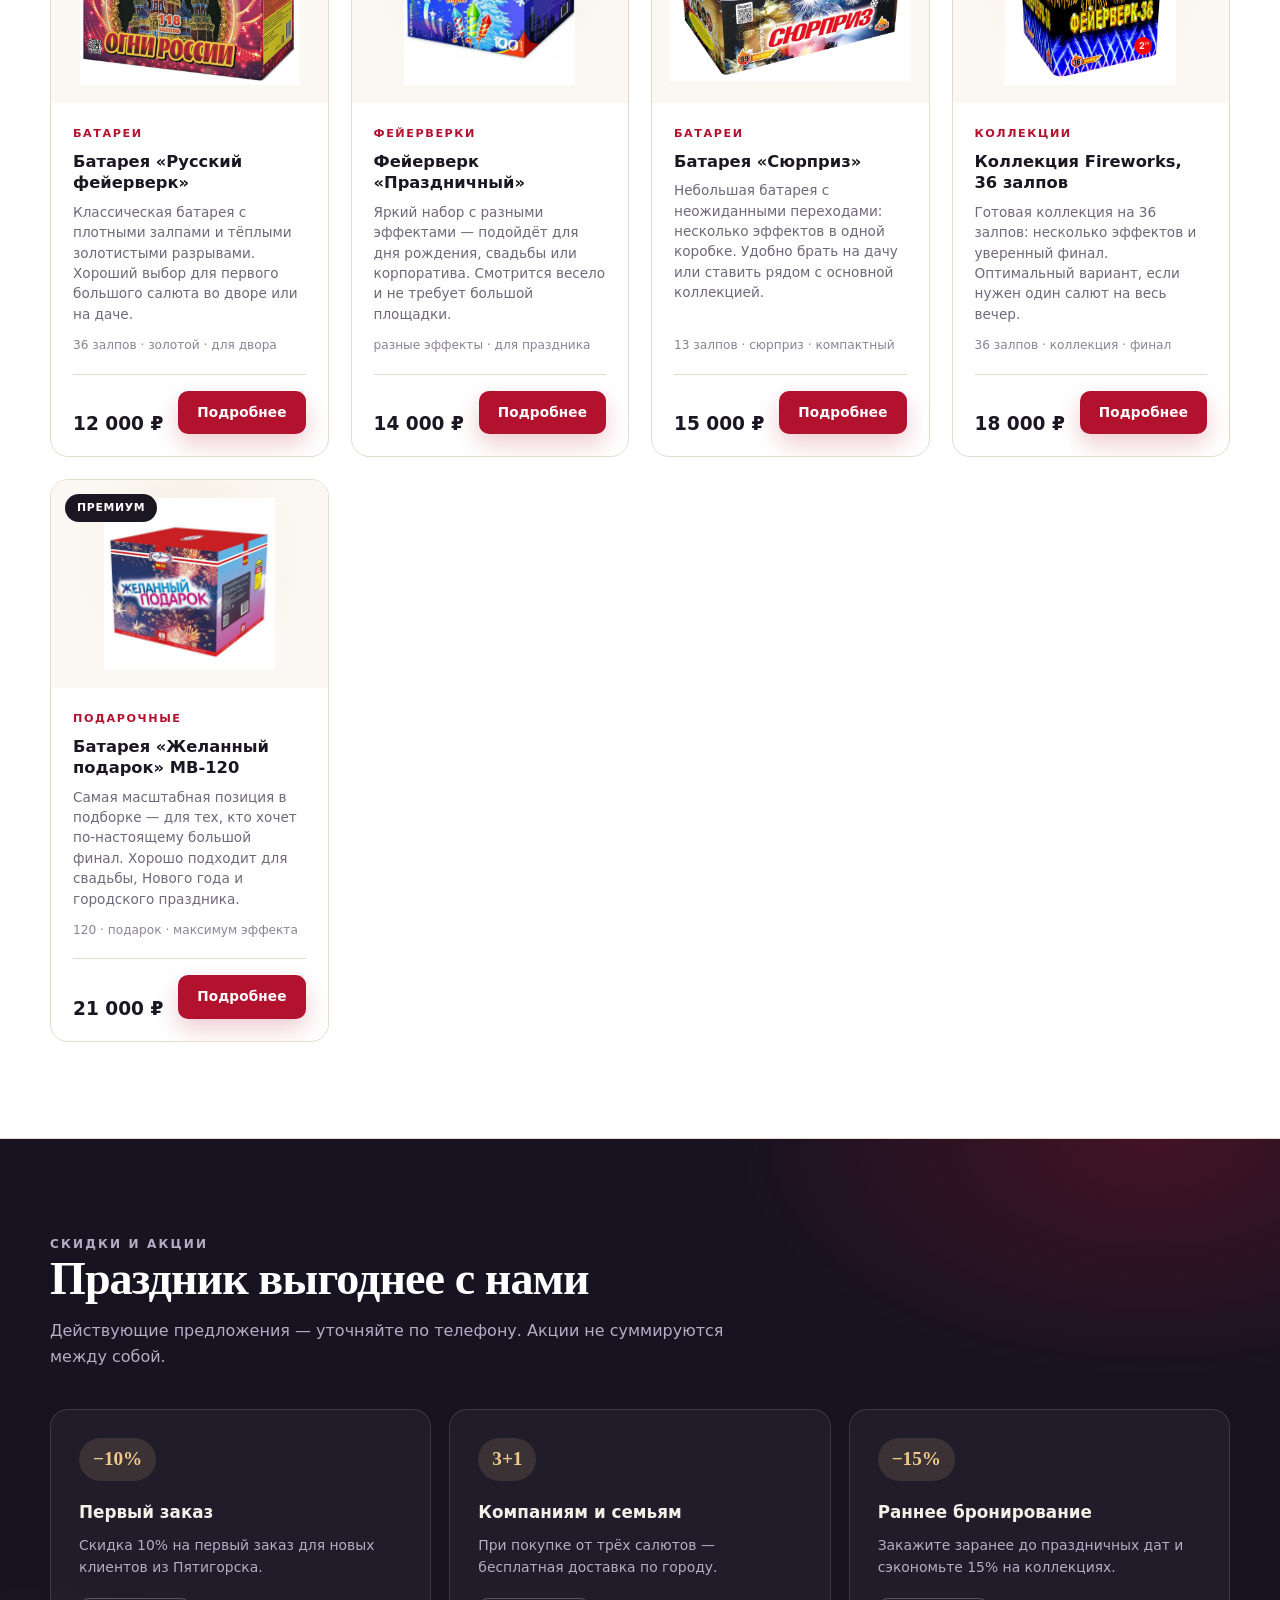
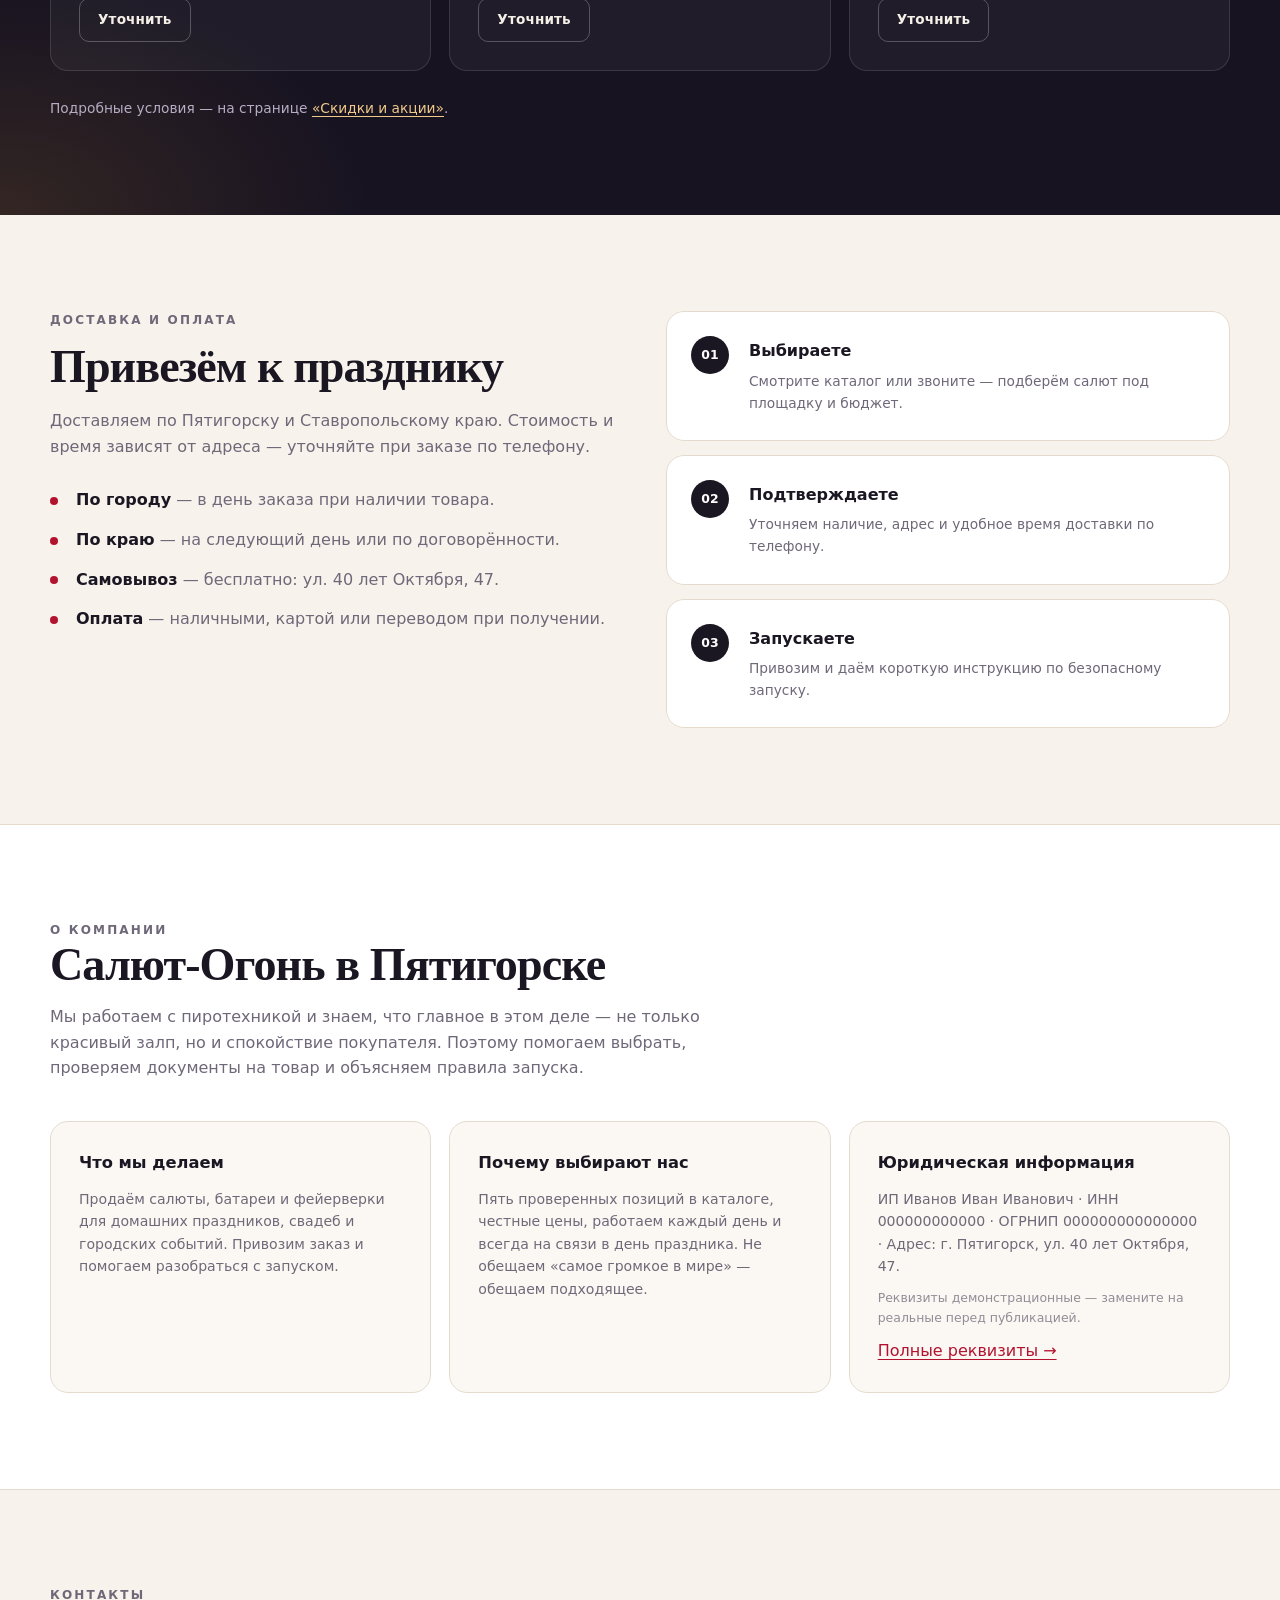
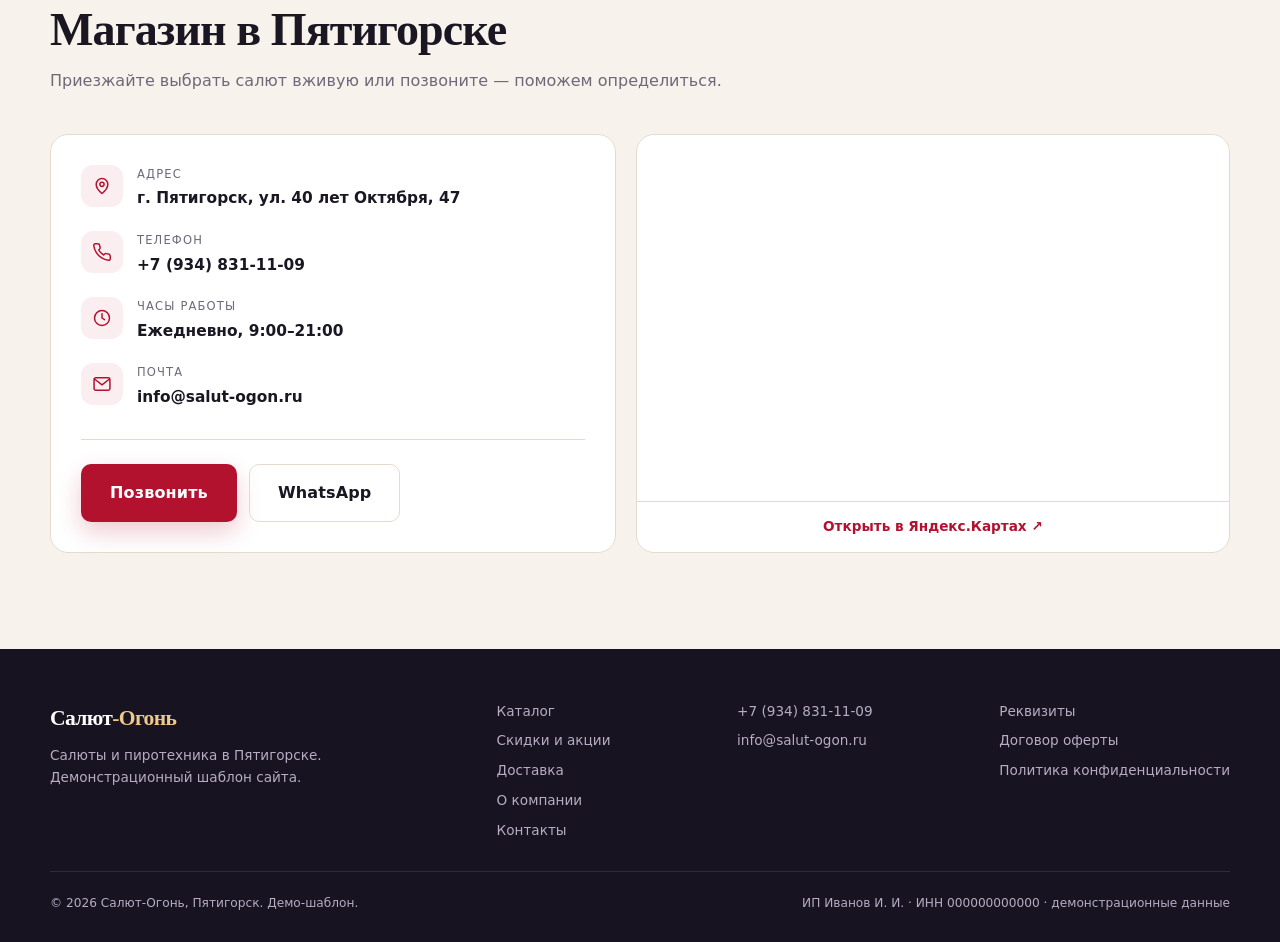
<file: salut-demo/index.html>
<!DOCTYPE html>
<html lang="ru">
<head>
  <meta charset="UTF-8">
  <meta name="viewport" content="width=device-width, initial-scale=1">
  <meta name="theme-color" content="#f7f3ec">

  <title>Салюты и фейерверки в Пятигорске — купить в «Салют-Огонь»</title>
  <meta name="description" content="Магазин салютов и фейерверков в Пятигорске: батареи, коллекции, подарочные наборы. Доставка по городу и Ставропольскому краю. Звоните: +7 (934) 831-11-09.">
  <link rel="canonical" href="https://salutogon.ru/">

  <meta property="og:type" content="website">
  <meta property="og:title" content="Салюты и фейерверки в Пятигорске — «Салют-Огонь»">
  <meta property="og:description" content="Пиротехника в Пятигорске: выбор салютов, доставка, помощь с запуском.">
  <meta property="og:url" content="https://salutogon.ru/">
  <meta property="og:locale" content="ru_RU">

  <link rel="stylesheet" href="css/style.css?v=2">

  <script type="application/ld+json">
  {
    "@context": "https://schema.org",
    "@type": "Store",
    "name": "Салют-Огонь",
    "description": "Магазин салютов, фейерверков и пиротехники в Пятигорске.",
    "url": "https://salutogon.ru/",
    "telephone": "+7-934-831-11-09",
    "priceRange": "₽₽₽",
    "address": {
      "@type": "PostalAddress",
      "streetAddress": "ул. 40 лет Октября, 47",
      "addressLocality": "Пятигорск",
      "addressRegion": "Ставропольский край",
      "postalCode": "357500",
      "addressCountry": "RU"
    },
    "geo": {
      "@type": "GeoCoordinates",
      "latitude": 44.0550,
      "longitude": 43.0600
    },
    "openingHoursSpecification": [{
      "@type": "OpeningHoursSpecification",
      "dayOfWeek": ["Monday","Tuesday","Wednesday","Thursday","Friday","Saturday","Sunday"],
      "opens": "09:00",
      "closes": "21:00"
    }],
    "areaServed": {
      "@type": "City",
      "name": "Пятигорск"
    }
  }
  </script>
</head>
<body>
  <a class="skip-link" href="#catalog">Перейти к каталогу</a>

  <div class="topbar">
    <div class="container topbar__inner">
      <span>Пятигорск и Ставропольский край · Ежедневно 9:00–21:00</span>
      <a href="tel:+79348311109">+7 (934) 831-11-09</a>
    </div>
  </div>

  <header class="header">
    <div class="container header__inner">
      <a class="logo" href="index.html">Салют<span>-Огонь</span></a>

      <nav class="nav" id="nav" aria-label="Основная навигация">
        <a href="#catalog">Каталог</a>
        <a href="#actions">Акции</a>
        <a href="#delivery">Доставка</a>
        <a href="#about">О компании</a>
        <a href="#contacts">Контакты</a>
      </nav>

      <a class="header__phone" href="tel:+79348311109">+7 (934) 831-11-09</a>

      <button class="burger" type="button" aria-label="Открыть меню" aria-expanded="false" aria-controls="nav">
        <span></span><span></span><span></span>
      </button>
    </div>
  </header>

  <main>
    <section class="hero">
      <img class="hero__burst hero__burst--1" src="images/firework.svg" alt="" aria-hidden="true">
      <img class="hero__burst hero__burst--2" src="images/firework.svg" alt="" aria-hidden="true">
      <img class="hero__burst hero__burst--3" src="images/firework.svg" alt="" aria-hidden="true">

      <div class="container hero__inner">
        <p class="hero__eyebrow">Пятигорск · доставка по городу и краю</p>
        <h1>Праздник начинается<br><span>с первой искры</span></h1>
        <p class="hero__lead">
         Скучный вечер — не вариант. Собрали подборку батарей и фейерверков,
          которые действительно смотрятся в небе Пятигорска: от компактного сюрприза
          до большого финала на 36 залпов. Поможем выбрать и привезём в удобное время.
        </p>
        <div class="hero__actions">
          <a class="btn" href="#catalog">Смотреть каталог</a>
          <a class="btn btn--ghost" href="tel:+79348311109">Позвонить</a>
        </div>
        <ul class="hero__badges">
          <li>Самовывоз в Пятигорске</li>
          <li>Доставка по Ставропольскому краю</li>
          <li>Помощь с выбором и запуском</li>
        </ul>
      </div>
    </section>

    <section class="advantages">
      <div class="container">
        <div class="advantages__grid">
          <article class="advantage reveal">
            <span class="advantage__icon" aria-hidden="true">
              <svg viewBox="0 0 24 24" fill="none" stroke="currentColor" stroke-width="1.8" stroke-linecap="round" stroke-linejoin="round"><path d="M12 3l7 3v5c0 4.5-3 8-7 10-4-2-7-5.5-7-10V6l7-3z"/><path d="M9 12l2 2 4-4"/></svg>
            </span>
            <h3>Проверенная пиротехника</h3>
            <p>Работаем с производителями, которые не подводят в главную ночь года.</p>
          </article>

          <article class="advantage reveal">
            <span class="advantage__icon" aria-hidden="true">
              <svg viewBox="0 0 24 24" fill="none" stroke="currentColor" stroke-width="1.8" stroke-linecap="round" stroke-linejoin="round"><rect x="1.5" y="6" width="13" height="10" rx="2"/><path d="M14.5 9H18l3.5 3.5V16h-7"/><circle cx="6" cy="18" r="2"/><circle cx="17.5" cy="18" r="2"/></svg>
            </span>
            <h3>Доставка по краю</h3>
            <p>По Пятигорску — в день заказа, по краю — на следующий день.</p>
          </article>

          <article class="advantage reveal">
            <span class="advantage__icon" aria-hidden="true">
              <svg viewBox="0 0 24 24" fill="none" stroke="currentColor" stroke-width="1.8" stroke-linecap="round" stroke-linejoin="round"><circle cx="12" cy="9" r="5"/><path d="M8.5 13L7 21l5-3 5 3-1.5-8"/></svg>
            </span>
            <h3>Подберём под бюджет</h3>
            <p>Скажите, где будете запускать и сколько гостей — предложим 2–3 варианта.</p>
          </article>

          <article class="advantage reveal">
            <span class="advantage__icon" aria-hidden="true">
              <svg viewBox="0 0 24 24" fill="none" stroke="currentColor" stroke-width="1.8" stroke-linecap="round" stroke-linejoin="round"><path d="M4 13a8 8 0 0116 0"/><rect x="2" y="13" width="4" height="6" rx="2"/><rect x="18" y="13" width="4" height="6" rx="2"/></svg>
            </span>
            <h3>Инструкция в подарок</h3>
            <p>Коротко объясним, как выбрать площадку и запустить салют безопасно.</p>
          </article>
        </div>
      </div>
    </section>

    <section id="catalog" class="section catalog">
      <div class="container">
        <div class="section-head reveal">
          <p class="section-kicker">Каталог</p>
          <h2>Пять салютов для вашего праздника</h2>
          <p>
            От компактного «Сюрприза» до большой коллекции на 36 залпов.
            Цены демонстрационные, наличие и точную стоимость уточняйте по телефону.
          </p>
        </div>

        <div class="filters reveal" role="tablist" aria-label="Категории товаров">
          <button class="filter is-active" type="button" data-filter="all" role="tab" aria-selected="true">Все</button>
          <button class="filter" type="button" data-filter="Батареи" role="tab" aria-selected="false">Батареи</button>
          <button class="filter" type="button" data-filter="Фейерверки" role="tab" aria-selected="false">Фейерверки</button>
          <button class="filter" type="button" data-filter="Коллекции" role="tab" aria-selected="false">Коллекции</button>
          <button class="filter" type="button" data-filter="Подарочные" role="tab" aria-selected="false">Подарочные</button>
        </div>

        <!-- Товары прописаны прямо в HTML: каталог видно, даже если скрипт не загрузился -->
        <div class="grid" id="productGrid">
          <article class="product-card" data-id="russkiy">
            <div class="product-card__visual" style="--hue:38">
              <span class="product-card__badge">Хит продаж</span>
              <img class="is-photo" src="[data-uri]" data-src="images/7155265999.jpg" alt="Батарея «Русский фейерверк»" loading="lazy">
            </div>
            <div class="product-card__body">
              <span class="product-card__cat">Батареи</span>
              <h3>Батарея «Русский фейерверк»</h3>
              <p class="product-card__desc">Классическая батарея с плотными залпами и тёплыми золотистыми разрывами. Хороший выбор для первого большого салюта во дворе или на даче.</p>
              <span class="product-card__meta">36 залпов · золотой · для двора</span>
              <div class="product-card__footer">
                <div class="price">12 000 ₽</div>
                <button class="btn btn--small" type="button" data-open="russkiy">Подробнее</button>
              </div>
            </div>
          </article>

          <article class="product-card" data-id="prazdnichniy">
            <div class="product-card__visual" style="--hue:275">
              <span class="product-card__badge">Новинка</span>
              <img class="is-photo" src="[data-uri]" data-src="images/newpic-002006-big-file.jpg" alt="Фейерверк «Праздничный»" loading="lazy">
            </div>
            <div class="product-card__body">
              <span class="product-card__cat">Фейерверки</span>
              <h3>Фейерверк «Праздничный»</h3>
              <p class="product-card__desc">Яркий набор с разными эффектами — подойдёт для дня рождения, свадьбы или корпоратива. Смотрится весело и не требует большой площадки.</p>
              <span class="product-card__meta">разные эффекты · для праздника</span>
              <div class="product-card__footer">
                <div class="price">14 000 ₽</div>
                <button class="btn btn--small" type="button" data-open="prazdnichniy">Подробнее</button>
              </div>
            </div>
          </article>

          <article class="product-card" data-id="syurpriz">
            <div class="product-card__visual" style="--hue:190">
              <span class="product-card__badge">Компактный</span>
              <img class="is-photo" src="[data-uri]" data-src="images/7xqcd95yebqrh01nl6cbn7d53qlrll44.jpeg" alt="Батарея «Сюрприз»" loading="lazy">
            </div>
            <div class="product-card__body">
              <span class="product-card__cat">Батареи</span>
              <h3>Батарея «Сюрприз»</h3>
              <p class="product-card__desc">Небольшая батарея с неожиданными переходами: несколько эффектов в одной коробке. Удобно брать на дачу или ставить рядом с основной коллекцией.</p>
              <span class="product-card__meta">13 залпов · сюрприз · компактный</span>
              <div class="product-card__footer">
                <div class="price">15 000 ₽</div>
                <button class="btn btn--small" type="button" data-open="syurpriz">Подробнее</button>
              </div>
            </div>
          </article>

          <article class="product-card" data-id="fireworks-collection">
            <div class="product-card__visual" style="--hue:350">
              <span class="product-card__badge">36 залпов</span>
              <img class="is-photo" src="[data-uri]" data-src="images/ba4cdff75f41c9f271fbadf793acdbf0.jpg" alt="Коллекция Fireworks, 36 залпов" loading="lazy">
            </div>
            <div class="product-card__body">
              <span class="product-card__cat">Коллекции</span>
              <h3>Коллекция Fireworks, 36 залпов</h3>
              <p class="product-card__desc">Готовая коллекция на 36 залпов: несколько эффектов и уверенный финал. Оптимальный вариант, если нужен один салют на весь вечер.</p>
              <span class="product-card__meta">36 залпов · коллекция · финал</span>
              <div class="product-card__footer">
                <div class="price">18 000 ₽</div>
                <button class="btn btn--small" type="button" data-open="fireworks-collection">Подробнее</button>
              </div>
            </div>
          </article>

          <article class="product-card" data-id="zhelanniy-podarok">
            <div class="product-card__visual" style="--hue:45">
              <span class="product-card__badge">Премиум</span>
              <img class="is-photo" src="[data-uri]" data-src="images/mb120-2-1000x1000.jpg" alt="Батарея «Желанный подарок» MB-120" loading="lazy">
            </div>
            <div class="product-card__body">
              <span class="product-card__cat">Подарочные</span>
              <h3>Батарея «Желанный подарок» MB-120</h3>
              <p class="product-card__desc">Самая масштабная позиция в подборке — для тех, кто хочет по-настоящему большой финал. Хорошо подходит для свадьбы, Нового года и городского праздника.</p>
              <span class="product-card__meta">120 · подарок · максимум эффекта</span>
              <div class="product-card__footer">
                <div class="price">21 000 ₽</div>
                <button class="btn btn--small" type="button" data-open="zhelanniy-podarok">Подробнее</button>
              </div>
            </div>
          </article>
        </div>
      </div>
    </section>

    <section id="actions" class="section actions">
      <div class="container">
        <div class="section-head reveal">
          <p class="section-kicker">Скидки и акции</p>
          <h2>Праздник выгоднее с нами</h2>
          <p>Действующие предложения — уточняйте по телефону. Акции не суммируются между собой.</p>
        </div>

        <div class="action-grid">
          <article class="action-card reveal">
            <span class="action-card__percent">−10%</span>
            <h3>Первый заказ</h3>
            <p>Скидка 10% на первый заказ для новых клиентов из Пятигорска.</p>
            <a class="btn btn--small btn--ghost" href="tel:+79348311109">Уточнить</a>
          </article>
          <article class="action-card reveal">
            <span class="action-card__percent">3+1</span>
            <h3>Компаниям и семьям</h3>
            <p>При покупке от трёх салютов — бесплатная доставка по городу.</p>
            <a class="btn btn--small btn--ghost" href="tel:+79348311109">Уточнить</a>
          </article>
          <article class="action-card reveal">
            <span class="action-card__percent">−15%</span>
            <h3>Раннее бронирование</h3>
            <p>Закажите заранее до праздничных дат и сэкономьте 15% на коллекциях.</p>
            <a class="btn btn--small btn--ghost" href="tel:+79348311109">Уточнить</a>
          </article>
        </div>

        <p class="actions__note reveal">
          Подробные условия — на странице <a href="actions.html">«Скидки и акции»</a>.
        </p>
      </div>
    </section>

    <section id="delivery" class="section delivery">
      <div class="container delivery__grid">
        <div class="delivery__text reveal">
          <p class="section-kicker">Доставка и оплата</p>
          <h2>Привезём к празднику</h2>
          <p>
            Доставляем по Пятигорску и Ставропольскому краю. Стоимость и время
            зависят от адреса — уточняйте при заказе по телефону.
          </p>
          <ul class="delivery__list">
            <li><strong>По городу</strong> — в день заказа при наличии товара.</li>
            <li><strong>По краю</strong> — на следующий день или по договорённости.</li>
            <li><strong>Самовывоз</strong> — бесплатно: ул. 40 лет Октября, 47.</li>
            <li><strong>Оплата</strong> — наличными, картой или переводом при получении.</li>
          </ul>
        </div>

        <div class="delivery__cards">
          <article class="delivery-card reveal">
            <span class="delivery-card__num">01</span>
            <h3>Выбираете</h3>
            <p>Смотрите каталог или звоните — подберём салют под площадку и бюджет.</p>
          </article>
          <article class="delivery-card reveal">
            <span class="delivery-card__num">02</span>
            <h3>Подтверждаете</h3>
            <p>Уточняем наличие, адрес и удобное время доставки по телефону.</p>
          </article>
          <article class="delivery-card reveal">
            <span class="delivery-card__num">03</span>
            <h3>Запускаете</h3>
            <p>Привозим и даём короткую инструкцию по безопасному запуску.</p>
          </article>
        </div>
      </div>
    </section>

    <section id="about" class="section about">
      <div class="container">
        <div class="section-head reveal">
          <p class="section-kicker">О компании</p>
          <h2>Салют-Огонь в Пятигорске</h2>
          <p>
            Мы работаем с пиротехникой и знаем, что главное в этом деле — не только красивый
            залп, но и спокойствие покупателя. Поэтому помогаем выбрать, проверяем документы
            на товар и объясняем правила запуска.
          </p>
        </div>

        <div class="about__grid">
          <article class="about-card reveal">
            <h3>Что мы делаем</h3>
            <p>Продаём салюты, батареи и фейерверки для домашних праздников, свадеб и городских событий. Привозим заказ и помогаем разобраться с запуском.</p>
          </article>
          <article class="about-card reveal">
            <h3>Почему выбирают нас</h3>
            <p>Пять проверенных позиций в каталоге, честные цены, работаем каждый день и всегда на связи в день праздника. Не обещаем «самое громкое в мире» — обещаем подходящее.</p>
          </article>
          <article class="about-card reveal">
            <h3>Юридическая информация</h3>
            <p>ИП Иванов Иван Иванович · ИНН 000000000000 · ОГРНИП 000000000000000 · Адрес: г. Пятигорск, ул. 40 лет Октября, 47.</p>
            <p class="about-card__note">Реквизиты демонстрационные — замените на реальные перед публикацией.</p>
            <a class="text-link" href="requisites.html">Полные реквизиты →</a>
          </article>
        </div>
      </div>
    </section>

    <section id="contacts" class="section contacts">
      <div class="container">
        <div class="section-head reveal">
          <p class="section-kicker">Контакты</p>
          <h2>Магазин в Пятигорске</h2>
          <p>Приезжайте выбрать салют вживую или позвоните — поможем определиться.</p>
        </div>

        <div class="contacts__grid">
          <div class="contact-card reveal">
            <ul class="contact-list">
              <li>
                <span class="contact-list__icon" aria-hidden="true">
                  <svg viewBox="0 0 24 24" fill="none" stroke="currentColor" stroke-width="1.8" stroke-linecap="round" stroke-linejoin="round"><path d="M12 21s7-5.5 7-11a7 7 0 10-14 0c0 5.5 7 11 7 11z"/><circle cx="12" cy="10" r="2.5"/></svg>
                </span>
                <div>
                  <span class="contact-list__label">Адрес</span>
                  <strong>г. Пятигорск, ул. 40 лет Октября, 47</strong>
                </div>
              </li>
              <li>
                <span class="contact-list__icon" aria-hidden="true">
                  <svg viewBox="0 0 24 24" fill="none" stroke="currentColor" stroke-width="1.8" stroke-linecap="round" stroke-linejoin="round"><path d="M22 16.9v3a2 2 0 01-2.2 2 19.8 19.8 0 01-8.6-3.1 19.5 19.5 0 01-6-6A19.8 19.8 0 012.1 4.2 2 2 0 014.1 2h3a2 2 0 012 1.7c.1.9.3 1.8.6 2.6a2 2 0 01-.5 2.1L8 9.6a16 16 0 006 6l1.2-1.2a2 2 0 012.1-.5c.8.3 1.7.5 2.6.6a2 2 0 011.7 2z"/></svg>
                </span>
                <div>
                  <span class="contact-list__label">Телефон</span>
                  <a href="tel:+79348311109"><strong>+7 (934) 831-11-09</strong></a>
                </div>
              </li>
              <li>
                <span class="contact-list__icon" aria-hidden="true">
                  <svg viewBox="0 0 24 24" fill="none" stroke="currentColor" stroke-width="1.8" stroke-linecap="round" stroke-linejoin="round"><circle cx="12" cy="12" r="9"/><path d="M12 7v5l3 2"/></svg>
                </span>
                <div>
                  <span class="contact-list__label">Часы работы</span>
                  <strong>Ежедневно, 9:00–21:00</strong>
                </div>
              </li>
              <li>
                <span class="contact-list__icon" aria-hidden="true">
                  <svg viewBox="0 0 24 24" fill="none" stroke="currentColor" stroke-width="1.8" stroke-linecap="round" stroke-linejoin="round"><rect x="2.5" y="4.5" width="19" height="15" rx="2"/><path d="M3 6l9 7 9-7"/></svg>
                </span>
                <div>
                  <span class="contact-list__label">Почта</span>
                  <a href="mailto:info@salut-ogon.ru"><strong>info@salut-ogon.ru</strong></a>
                </div>
              </li>
            </ul>

            <div class="contact-card__actions">
              <a class="btn" href="tel:+79348311109">Позвонить</a>
              <a class="btn btn--ghost" href="https://wa.me/79348311109?text=%D0%97%D0%B4%D1%80%D0%B0%D0%B2%D1%81%D1%82%D0%B2%D1%83%D0%B9%D1%82%D0%B5!%20%D0%9C%D0%B5%D0%BD%D1%8F%20%D0%B8%D0%BD%D1%82%D0%B5%D1%80%D0%B5%D1%81%D1%83%D0%B5%D1%82%20%D1%81%D0%B0%D0%BB%D1%8E%D1%82%20%D0%B8%D0%B7%20%D0%B2%D0%B0%D1%88%D0%B5%D0%B3%D0%BE%20%D0%BA%D0%B0%D1%82%D0%B0%D0%BB%D0%BE%D0%B3%D0%B0.%20%D0%9F%D0%BE%D0%B4%D1%81%D0%BA%D0%B0%D0%B6%D0%B8%D1%82%D0%B5%2C%20%D0%BF%D0%BE%D0%B6%D0%B0%D0%BB%D1%83%D0%B9%D1%81%D1%82%D0%B0%2C%20%D0%BD%D0%B0%D0%BB%D0%B8%D1%87%D0%B8%D0%B5%20%D0%B8%20%D1%86%D0%B5%D0%BD%D1%83." target="_blank" rel="noopener">WhatsApp</a>
            </div>
          </div>

          <div class="map-card reveal">
            <iframe
              class="map-card__iframe"
              title="Карта: г. Пятигорск, ул. 40 лет Октября, 47"
              loading="lazy"
              src="https://yandex.ru/map-widget/v1/?text=%D0%9F%D1%8F%D1%82%D0%B8%D0%B3%D0%BE%D1%80%D1%81%D0%BA%2C%20%D1%83%D0%BB%D0%B8%D1%86%D0%B0%2040%20%D0%BB%D0%B5%D1%82%20%D0%9E%D0%BA%D1%82%D1%8F%D0%B1%D1%80%D1%8F%2C%2047&amp;z=16"
              loading="lazy"
              allowfullscreen="true">
            </iframe>
            <a class="map-card__link" href="https://yandex.ru/maps/?text=%D0%9F%D1%8F%D1%82%D0%B8%D0%B3%D0%BE%D1%80%D1%81%D0%BA%2C%20%D1%83%D0%BB%D0%B8%D1%86%D0%B0%2040%20%D0%BB%D0%B5%D1%82%20%D0%9E%D0%BA%D1%82%D1%8F%D0%B1%D1%80%D1%8F%2C%2047" target="_blank" rel="noopener">Открыть в Яндекс.Картах ↗</a>
          </div>
        </div>
      </div>
    </section>
  </main>

  <footer class="footer">
    <div class="container footer__inner">
      <div>
        <a class="logo" href="index.html">Салют<span>-Огонь</span></a>
        <p class="footer__text">Салюты и пиротехника в Пятигорске. Демонстрационный шаблон сайта.</p>
      </div>
      <div class="footer__col">
        <a href="#catalog">Каталог</a>
        <a href="actions.html">Скидки и акции</a>
        <a href="#delivery">Доставка</a>
        <a href="#about">О компании</a>
        <a href="#contacts">Контакты</a>
      </div>
      <div class="footer__col">
        <a href="tel:+79348311109">+7 (934) 831-11-09</a>
        <a href="mailto:info@salut-ogon.ru">info@salut-ogon.ru</a>
      </div>
      <div class="footer__col">
        <a href="requisites.html">Реквизиты</a>
        <a href="offer.html">Договор оферты</a>
        <a href="privacy.html">Политика конфиденциальности</a>
      </div>
    </div>
    <div class="container footer__bottom">
      <span>© <span id="year">2026</span> Салют-Огонь, Пятигорск. Демо-шаблон.</span>
      <span>ИП Иванов И. И. · ИНН 000000000000 · демонстрационные данные</span>
    </div>
  </footer>

  <div class="fab">
    <a href="tel:+79348311109" aria-label="Позвонить">
      <svg viewBox="0 0 24 24" fill="none" stroke="currentColor" stroke-width="1.8" stroke-linecap="round" stroke-linejoin="round"><path d="M22 16.9v3a2 2 0 01-2.2 2 19.8 19.8 0 01-8.6-3.1 19.5 19.5 0 01-6-6A19.8 19.8 0 012.1 4.2 2 2 0 014.1 2h3a2 2 0 012 1.7c.1.9.3 1.8.6 2.6a2 2 0 01-.5 2.1L8 9.6a16 16 0 006 6l1.2-1.2a2 2 0 012.1-.5c.8.3 1.7.5 2.6.6a2 2 0 011.7 2z"/></svg>
    </a>
    <a href="https://wa.me/79348311109?text=%D0%97%D0%B4%D1%80%D0%B0%D0%B2%D1%81%D1%82%D0%B2%D1%83%D0%B9%D1%82%D0%B5!%20%D0%9C%D0%B5%D0%BD%D1%8F%20%D0%B8%D0%BD%D1%82%D0%B5%D1%80%D0%B5%D1%81%D1%83%D0%B5%D1%82%20%D1%81%D0%B0%D0%BB%D1%8E%D1%82%20%D0%B8%D0%B7%20%D0%B2%D0%B0%D1%88%D0%B5%D0%B3%D0%BE%20%D0%BA%D0%B0%D1%82%D0%B0%D0%BB%D0%BE%D0%B3%D0%B0.%20%D0%9F%D0%BE%D0%B4%D1%81%D0%BA%D0%B0%D0%B6%D0%B8%D1%82%D0%B5%2C%20%D0%BF%D0%BE%D0%B6%D0%B0%D0%BB%D1%83%D0%B9%D1%81%D1%82%D0%B0%2C%20%D0%BD%D0%B0%D0%BB%D0%B8%D1%87%D0%B8%D0%B5%20%D0%B8%20%D1%86%D0%B5%D0%BD%D1%83." target="_blank" rel="noopener" aria-label="WhatsApp">
      <svg viewBox="0 0 24 24" fill="none" stroke="currentColor" stroke-width="1.8" stroke-linecap="round" stroke-linejoin="round"><path d="M21 11.5a8.4 8.4 0 01-12.6 7.3L3 20l1.3-5.2A8.4 8.4 0 1121 11.5z"/><path d="M8.5 9.5c.4 2.6 2.4 4.6 5 5 .7.1 1.4-.4 1.4-1.1v-.6l-2-.7-.8.8a6 6 0 01-2-2l.8-.8-.7-2h-.6c-.7 0-1.2.7-1.1 1.4z"/></svg>
    </a>
  </div>

  <div class="modal" id="modal" aria-hidden="true">
    <div class="modal__backdrop" data-close></div>
    <div class="modal__panel" role="dialog" aria-modal="true" aria-labelledby="modalTitle">
      <button class="modal__close" type="button" data-close aria-label="Закрыть">×</button>
      <div class="modal__visual" id="modalVisual">
        <img src="images/firework.svg" alt="" aria-hidden="true">
      </div>
      <div class="modal__body">
        <span class="product-card__cat" id="modalCat"></span>
        <h2 id="modalTitle"></h2>
        <p class="modal__desc" id="modalDesc"></p>
        <ul class="modal__specs" id="modalSpecs"></ul>
        <div class="modal__price" id="modalPrice"></div>
        <div class="modal__actions">
          <a class="btn" id="modalCall" href="tel:+79348311109">Позвонить</a>
          <a class="btn btn--ghost" id="modalWa" href="https://wa.me/79348311109?text=%D0%97%D0%B4%D1%80%D0%B0%D0%B2%D1%81%D1%82%D0%B2%D1%83%D0%B9%D1%82%D0%B5!%20%D0%9C%D0%B5%D0%BD%D1%8F%20%D0%B8%D0%BD%D1%82%D0%B5%D1%80%D0%B5%D1%81%D1%83%D0%B5%D1%82%20%D1%81%D0%B0%D0%BB%D1%8E%D1%82%20%D0%B8%D0%B7%20%D0%B2%D0%B0%D1%88%D0%B5%D0%B3%D0%BE%20%D0%BA%D0%B0%D1%82%D0%B0%D0%BB%D0%BE%D0%B3%D0%B0.%20%D0%9F%D0%BE%D0%B4%D1%81%D0%BA%D0%B0%D0%B6%D0%B8%D1%82%D0%B5%2C%20%D0%BF%D0%BE%D0%B6%D0%B0%D0%BB%D1%83%D0%B9%D1%81%D1%82%D0%B0%2C%20%D0%BD%D0%B0%D0%BB%D0%B8%D1%87%D0%B8%D0%B5%20%D0%B8%20%D1%86%D0%B5%D0%BD%D1%83." target="_blank" rel="noopener">WhatsApp</a>
        </div>
        <p class="modal__note">Демонстрационная цена. Наличие уточняйте по телефону.</p>
      </div>
    </div>
  </div>

  <script src="js/app.js?v=2"></script>
</body>
</html>
</file>
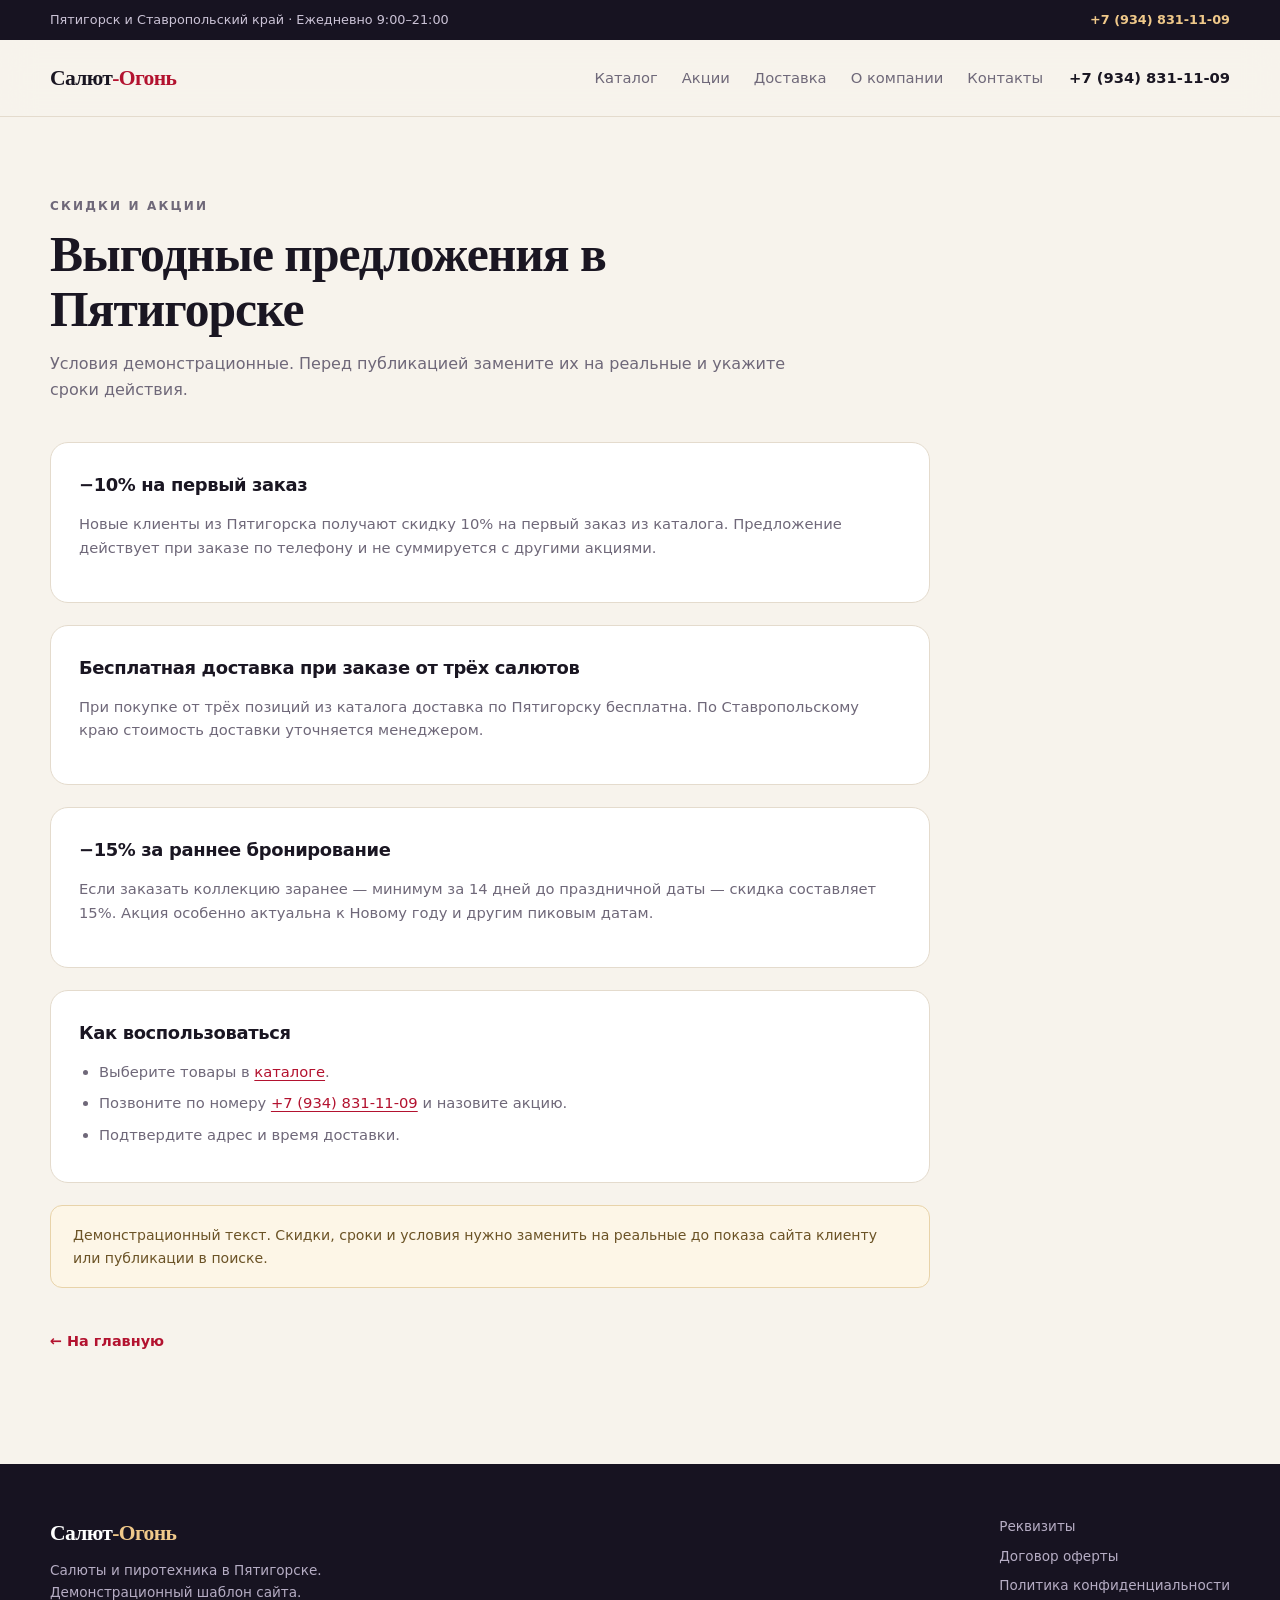
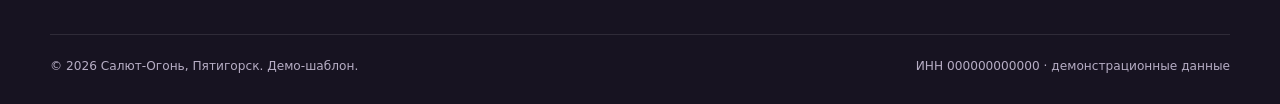
<file: actions.html>
<!DOCTYPE html>
<html lang="ru">
<head>
  <meta charset="UTF-8">
  <meta name="viewport" content="width=device-width, initial-scale=1">
  <title>Скидки и акции — Салют-Огонь, Пятигорск</title>
  <meta name="description" content="Скидки и акции на салюты и фейерверки в Пятигорске: первый заказ, доставка, раннее бронирование.">
  <link rel="stylesheet" href="css/style.css">
</head>
<body>
  <div class="topbar">
    <div class="container topbar__inner">
      <span>Пятигорск и Ставропольский край · Ежедневно 9:00–21:00</span>
      <a href="tel:+79348311109">+7 (934) 831-11-09</a>
    </div>
  </div>

  <header class="header">
    <div class="container header__inner">
      <a class="logo" href="index.html">Салют<span>-Огонь</span></a>
      <nav class="nav" id="nav" aria-label="Основная навигация">
        <a href="index.html#catalog">Каталог</a>
        <a href="actions.html">Акции</a>
        <a href="index.html#delivery">Доставка</a>
        <a href="index.html#about">О компании</a>
        <a href="index.html#contacts">Контакты</a>
      </nav>
      <a class="header__phone" href="tel:+79348311109">+7 (934) 831-11-09</a>
      <button class="burger" type="button" aria-label="Открыть меню" aria-expanded="false" aria-controls="nav">
        <span></span><span></span><span></span>
      </button>
    </div>
  </header>

  <main class="container page">
    <div class="page-head">
      <p class="section-kicker">Скидки и акции</p>
      <h1>Выгодные предложения в Пятигорске</h1>
      <p>Условия демонстрационные. Перед публикацией замените их на реальные и укажите сроки действия.</p>
    </div>

    <section class="page-block">
      <h2>−10% на первый заказ</h2>
      <p>Новые клиенты из Пятигорска получают скидку 10% на первый заказ из каталога. Предложение действует при заказе по телефону и не суммируется с другими акциями.</p>
    </section>

    <section class="page-block">
      <h2>Бесплатная доставка при заказе от трёх салютов</h2>
      <p>При покупке от трёх позиций из каталога доставка по Пятигорску бесплатна. По Ставропольскому краю стоимость доставки уточняется менеджером.</p>
    </section>

    <section class="page-block">
      <h2>−15% за раннее бронирование</h2>
      <p>Если заказать коллекцию заранее — минимум за 14 дней до праздничной даты — скидка составляет 15%. Акция особенно актуальна к Новому году и другим пиковым датам.</p>
    </section>

    <section class="page-block">
      <h2>Как воспользоваться</h2>
      <ul>
        <li>Выберите товары в <a class="text-link" href="index.html#catalog">каталоге</a>.</li>
        <li>Позвоните по номеру <a class="text-link" href="tel:+79348311109">+7 (934) 831-11-09</a> и назовите акцию.</li>
        <li>Подтвердите адрес и время доставки.</li>
      </ul>
    </section>

    <p class="page-note">Демонстрационный текст. Скидки, сроки и условия нужно заменить на реальные до показа сайта клиенту или публикации в поиске.</p>
    <a class="page-back" href="index.html">← На главную</a>
  </main>

  <footer class="footer">
    <div class="container footer__inner">
      <div>
        <a class="logo" href="index.html">Салют<span>-Огонь</span></a>
        <p class="footer__text">Салюты и пиротехника в Пятигорске. Демонстрационный шаблон сайта.</p>
      </div>
      <div class="footer__col">
        <a href="requisites.html">Реквизиты</a>
        <a href="offer.html">Договор оферты</a>
        <a href="privacy.html">Политика конфиденциальности</a>
      </div>
    </div>
    <div class="container footer__bottom">
      <span>© <span class="year">2026</span> Салют-Огонь, Пятигорск. Демо-шаблон.</span>
      <span>ИНН 000000000000 · демонстрационные данные</span>
    </div>
  </footer>

  <script src="js/app.js"></script>
  <script>document.querySelectorAll('.year').forEach(el => el.textContent = new Date().getFullYear());</script>
</body>
</html>
</file>
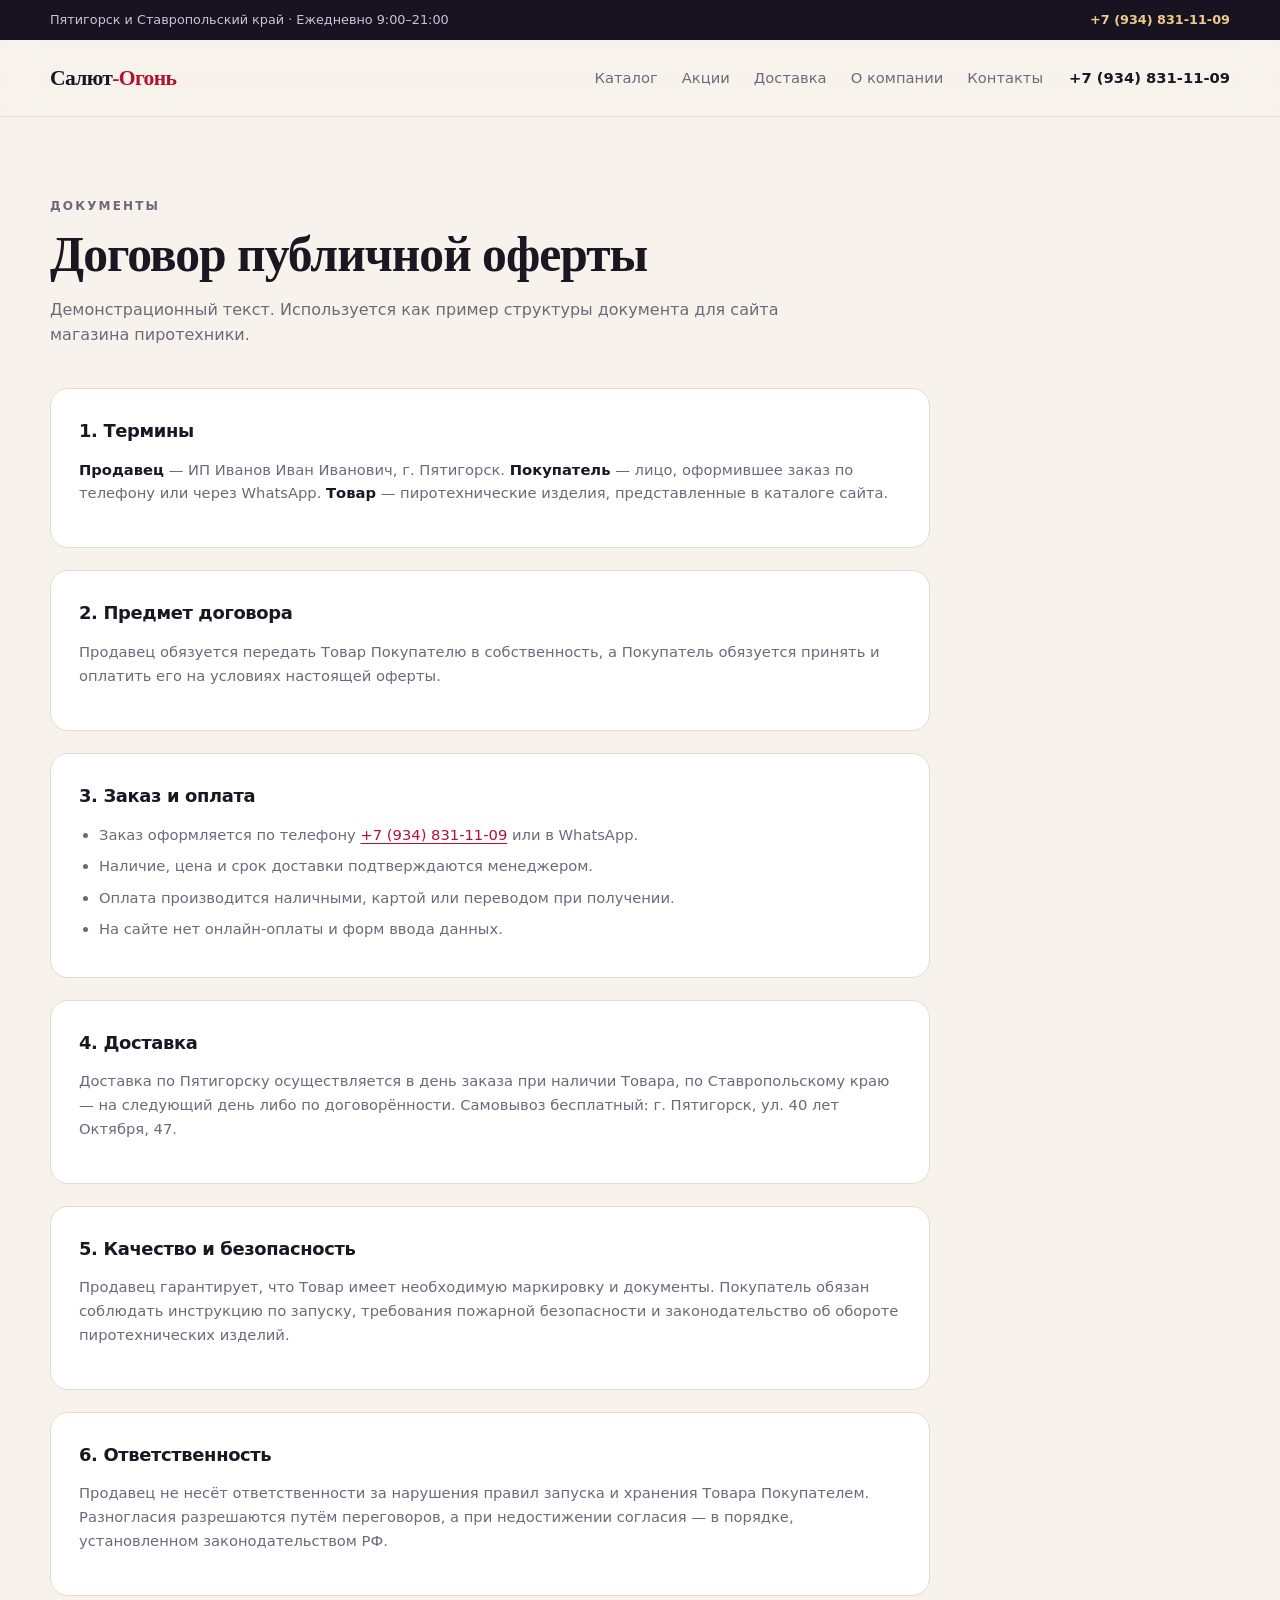
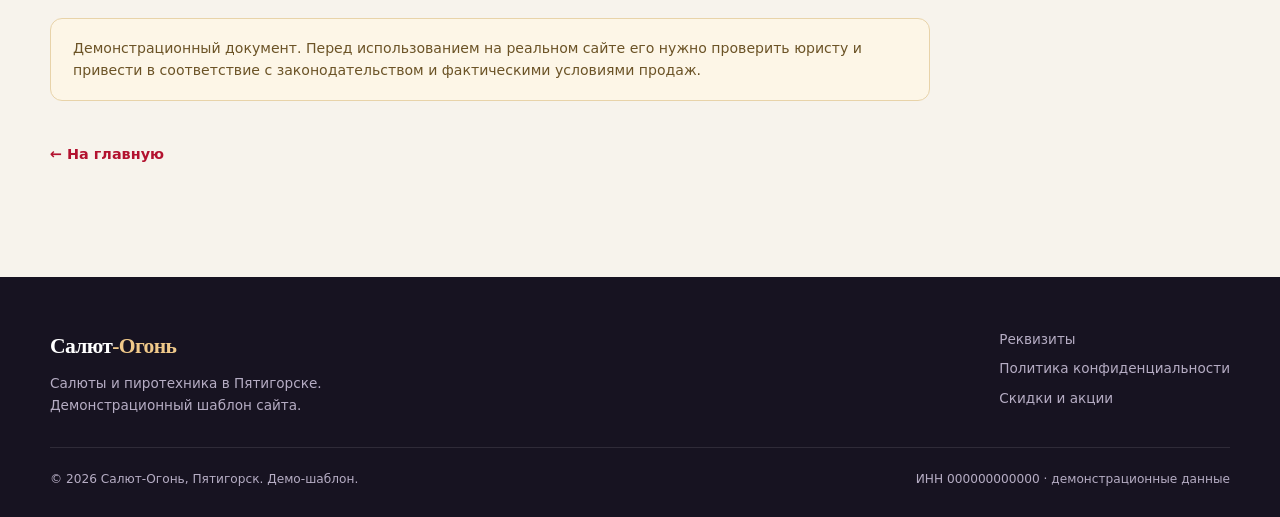
<file: offer.html>
<!DOCTYPE html>
<html lang="ru">
<head>
  <meta charset="UTF-8">
  <meta name="viewport" content="width=device-width, initial-scale=1">
  <title>Договор оферты — Салют-Огонь, Пятигорск</title>
  <meta name="description" content="Демонстрационный договор публичной оферты магазина салютов в Пятигорске.">
  <link rel="stylesheet" href="css/style.css">
</head>
<body>
  <div class="topbar">
    <div class="container topbar__inner">
      <span>Пятигорск и Ставропольский край · Ежедневно 9:00–21:00</span>
      <a href="tel:+79348311109">+7 (934) 831-11-09</a>
    </div>
  </div>

  <header class="header">
    <div class="container header__inner">
      <a class="logo" href="index.html">Салют<span>-Огонь</span></a>
      <nav class="nav" id="nav" aria-label="Основная навигация">
        <a href="index.html#catalog">Каталог</a>
        <a href="actions.html">Акции</a>
        <a href="index.html#delivery">Доставка</a>
        <a href="index.html#about">О компании</a>
        <a href="index.html#contacts">Контакты</a>
      </nav>
      <a class="header__phone" href="tel:+79348311109">+7 (934) 831-11-09</a>
      <button class="burger" type="button" aria-label="Открыть меню" aria-expanded="false" aria-controls="nav">
        <span></span><span></span><span></span>
      </button>
    </div>
  </header>

  <main class="container page">
    <div class="page-head">
      <p class="section-kicker">Документы</p>
      <h1>Договор публичной оферты</h1>
      <p>Демонстрационный текст. Используется как пример структуры документа для сайта магазина пиротехники.</p>
    </div>

    <section class="page-block">
      <h2>1. Термины</h2>
      <p><strong>Продавец</strong> — ИП Иванов Иван Иванович, г. Пятигорск. <strong>Покупатель</strong> — лицо, оформившее заказ по телефону или через WhatsApp. <strong>Товар</strong> — пиротехнические изделия, представленные в каталоге сайта.</p>
    </section>

    <section class="page-block">
      <h2>2. Предмет договора</h2>
      <p>Продавец обязуется передать Товар Покупателю в собственность, а Покупатель обязуется принять и оплатить его на условиях настоящей оферты.</p>
    </section>

    <section class="page-block">
      <h2>3. Заказ и оплата</h2>
      <ul>
        <li>Заказ оформляется по телефону <a class="text-link" href="tel:+79348311109">+7 (934) 831-11-09</a> или в WhatsApp.</li>
        <li>Наличие, цена и срок доставки подтверждаются менеджером.</li>
        <li>Оплата производится наличными, картой или переводом при получении.</li>
        <li>На сайте нет онлайн-оплаты и форм ввода данных.</li>
      </ul>
    </section>

    <section class="page-block">
      <h2>4. Доставка</h2>
      <p>Доставка по Пятигорску осуществляется в день заказа при наличии Товара, по Ставропольскому краю — на следующий день либо по договорённости. Самовывоз бесплатный: г. Пятигорск, ул. 40 лет Октября, 47.</p>
    </section>

    <section class="page-block">
      <h2>5. Качество и безопасность</h2>
      <p>Продавец гарантирует, что Товар имеет необходимую маркировку и документы. Покупатель обязан соблюдать инструкцию по запуску, требования пожарной безопасности и законодательство об обороте пиротехнических изделий.</p>
    </section>

    <section class="page-block">
      <h2>6. Ответственность</h2>
      <p>Продавец не несёт ответственности за нарушения правил запуска и хранения Товара Покупателем. Разногласия разрешаются путём переговоров, а при недостижении согласия — в порядке, установленном законодательством РФ.</p>
    </section>

    <p class="page-note">Демонстрационный документ. Перед использованием на реальном сайте его нужно проверить юристу и привести в соответствие с законодательством и фактическими условиями продаж.</p>
    <a class="page-back" href="index.html">← На главную</a>
  </main>

  <footer class="footer">
    <div class="container footer__inner">
      <div>
        <a class="logo" href="index.html">Салют<span>-Огонь</span></a>
        <p class="footer__text">Салюты и пиротехника в Пятигорске. Демонстрационный шаблон сайта.</p>
      </div>
      <div class="footer__col">
        <a href="requisites.html">Реквизиты</a>
        <a href="privacy.html">Политика конфиденциальности</a>
        <a href="actions.html">Скидки и акции</a>
      </div>
    </div>
    <div class="container footer__bottom">
      <span>© <span class="year">2026</span> Салют-Огонь, Пятигорск. Демо-шаблон.</span>
      <span>ИНН 000000000000 · демонстрационные данные</span>
    </div>
  </footer>

  <script src="js/app.js"></script>
  <script>document.querySelectorAll('.year').forEach(el => el.textContent = new Date().getFullYear());</script>
</body>
</html>
</file>
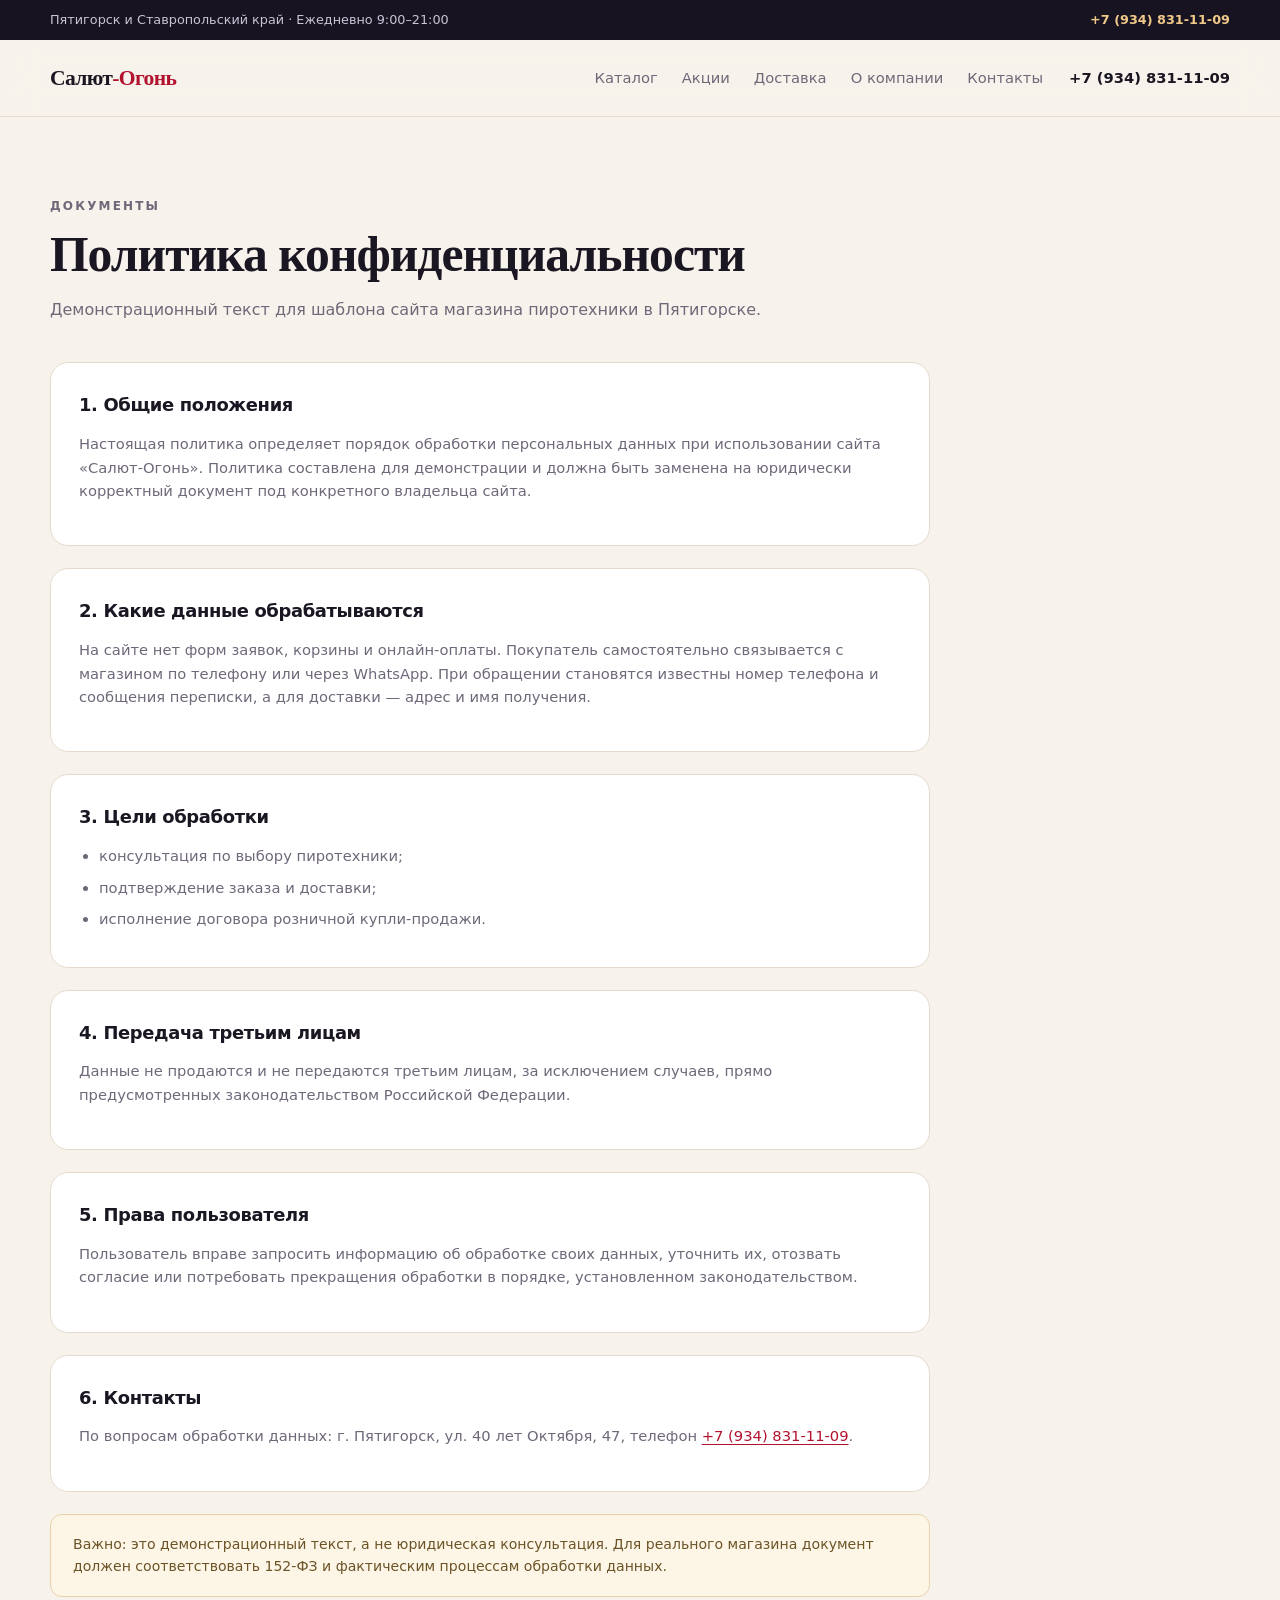
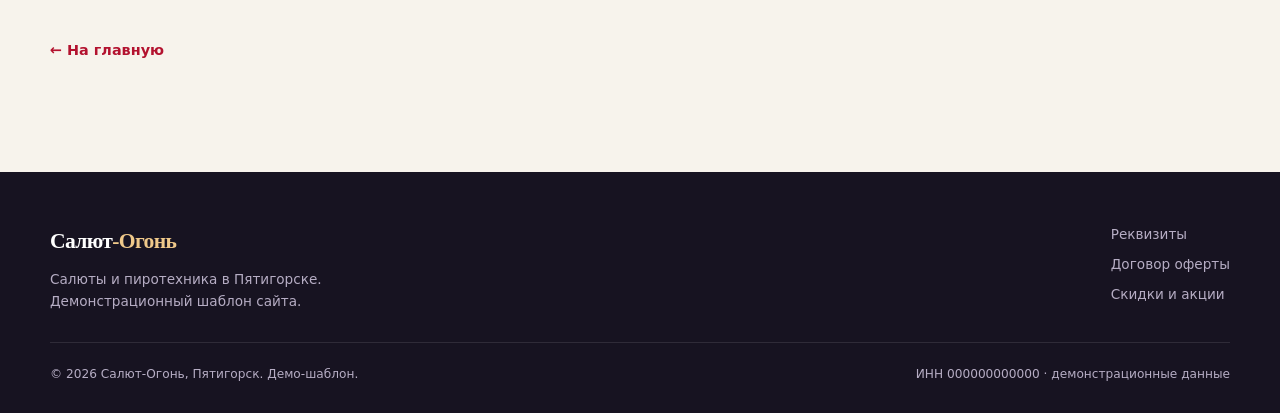
<file: privacy.html>
<!DOCTYPE html>
<html lang="ru">
<head>
  <meta charset="UTF-8">
  <meta name="viewport" content="width=device-width, initial-scale=1">
  <title>Политика конфиденциальности — Салют-Огонь, Пятигорск</title>
  <meta name="description" content="Политика обработки персональных данных демо-сайта Салют-Огонь в Пятигорске.">
  <link rel="stylesheet" href="css/style.css">
</head>
<body>
  <div class="topbar">
    <div class="container topbar__inner">
      <span>Пятигорск и Ставропольский край · Ежедневно 9:00–21:00</span>
      <a href="tel:+79348311109">+7 (934) 831-11-09</a>
    </div>
  </div>

  <header class="header">
    <div class="container header__inner">
      <a class="logo" href="index.html">Салют<span>-Огонь</span></a>
      <nav class="nav" id="nav" aria-label="Основная навигация">
        <a href="index.html#catalog">Каталог</a>
        <a href="actions.html">Акции</a>
        <a href="index.html#delivery">Доставка</a>
        <a href="index.html#about">О компании</a>
        <a href="index.html#contacts">Контакты</a>
      </nav>
      <a class="header__phone" href="tel:+79348311109">+7 (934) 831-11-09</a>
      <button class="burger" type="button" aria-label="Открыть меню" aria-expanded="false" aria-controls="nav">
        <span></span><span></span><span></span>
      </button>
    </div>
  </header>

  <main class="container page">
    <div class="page-head">
      <p class="section-kicker">Документы</p>
      <h1>Политика конфиденциальности</h1>
      <p>Демонстрационный текст для шаблона сайта магазина пиротехники в Пятигорске.</p>
    </div>

    <section class="page-block">
      <h2>1. Общие положения</h2>
      <p>Настоящая политика определяет порядок обработки персональных данных при использовании сайта «Салют-Огонь». Политика составлена для демонстрации и должна быть заменена на юридически корректный документ под конкретного владельца сайта.</p>
    </section>

    <section class="page-block">
      <h2>2. Какие данные обрабатываются</h2>
      <p>На сайте нет форм заявок, корзины и онлайн-оплаты. Покупатель самостоятельно связывается с магазином по телефону или через WhatsApp. При обращении становятся известны номер телефона и сообщения переписки, а для доставки — адрес и имя получения.</p>
    </section>

    <section class="page-block">
      <h2>3. Цели обработки</h2>
      <ul>
        <li>консультация по выбору пиротехники;</li>
        <li>подтверждение заказа и доставки;</li>
        <li>исполнение договора розничной купли-продажи.</li>
      </ul>
    </section>

    <section class="page-block">
      <h2>4. Передача третьим лицам</h2>
      <p>Данные не продаются и не передаются третьим лицам, за исключением случаев, прямо предусмотренных законодательством Российской Федерации.</p>
    </section>

    <section class="page-block">
      <h2>5. Права пользователя</h2>
      <p>Пользователь вправе запросить информацию об обработке своих данных, уточнить их, отозвать согласие или потребовать прекращения обработки в порядке, установленном законодательством.</p>
    </section>

    <section class="page-block">
      <h2>6. Контакты</h2>
      <p>По вопросам обработки данных: г. Пятигорск, ул. 40 лет Октября, 47, телефон <a class="text-link" href="tel:+79348311109">+7 (934) 831-11-09</a>.</p>
    </section>

    <p class="page-note">Важно: это демонстрационный текст, а не юридическая консультация. Для реального магазина документ должен соответствовать 152-ФЗ и фактическим процессам обработки данных.</p>
    <a class="page-back" href="index.html">← На главную</a>
  </main>

  <footer class="footer">
    <div class="container footer__inner">
      <div>
        <a class="logo" href="index.html">Салют<span>-Огонь</span></a>
        <p class="footer__text">Салюты и пиротехника в Пятигорске. Демонстрационный шаблон сайта.</p>
      </div>
      <div class="footer__col">
        <a href="requisites.html">Реквизиты</a>
        <a href="offer.html">Договор оферты</a>
        <a href="actions.html">Скидки и акции</a>
      </div>
    </div>
    <div class="container footer__bottom">
      <span>© <span class="year">2026</span> Салют-Огонь, Пятигорск. Демо-шаблон.</span>
      <span>ИНН 000000000000 · демонстрационные данные</span>
    </div>
  </footer>

  <script src="js/app.js"></script>
  <script>document.querySelectorAll('.year').forEach(el => el.textContent = new Date().getFullYear());</script>
</body>
</html>
</file>
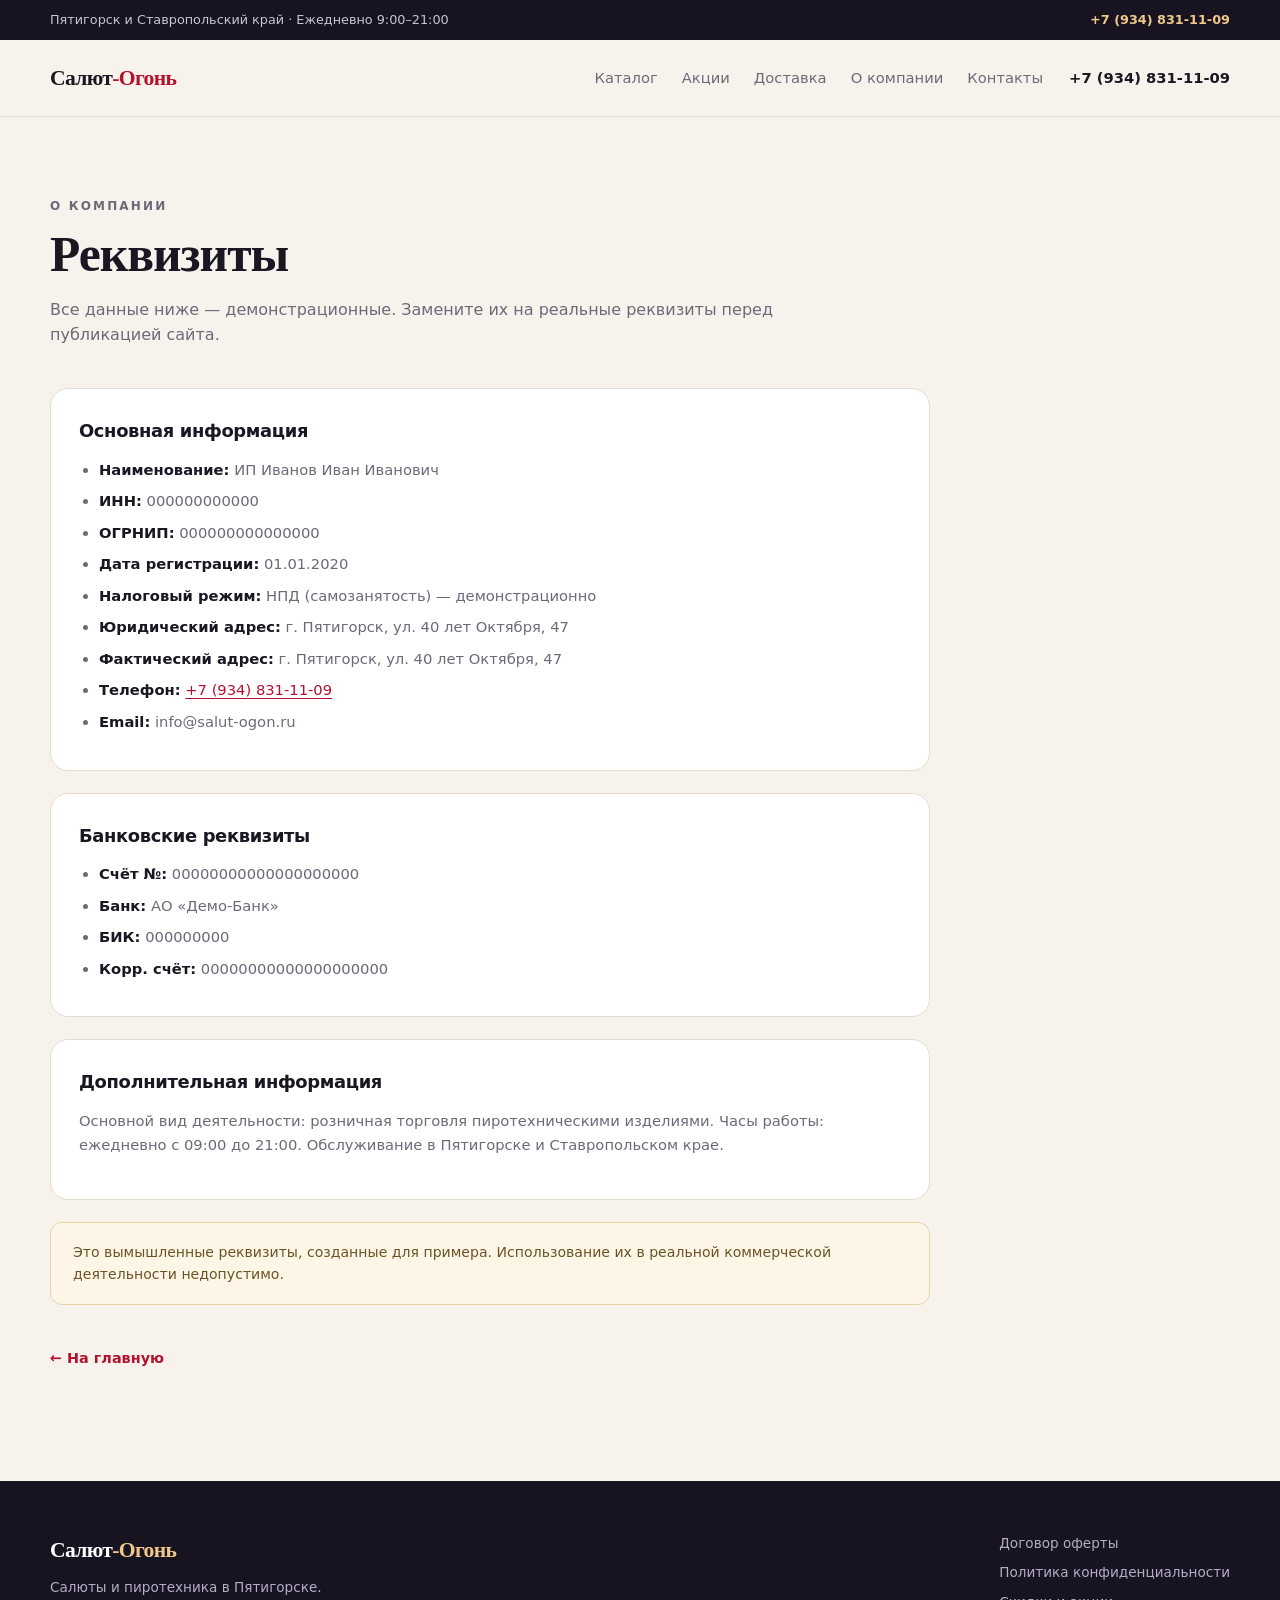
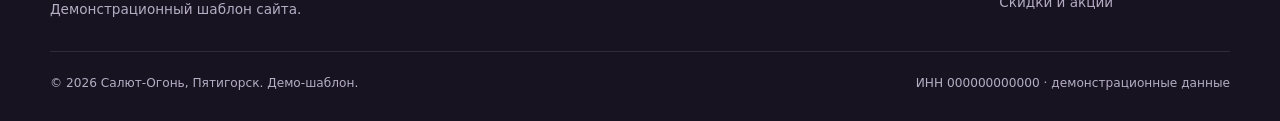
<file: requisites.html>
<!DOCTYPE html>
<html lang="ru">
<head>
  <meta charset="UTF-8">
  <meta name="viewport" content="width=device-width, initial-scale=1">
  <title>Реквизиты — Салют-Огонь, Пятигорск</title>
  <meta name="description" content="Демонстрационные реквизиты магазина салютов в Пятигорске.">
  <link rel="stylesheet" href="css/style.css">
</head>
<body>
  <div class="topbar">
    <div class="container topbar__inner">
      <span>Пятигорск и Ставропольский край · Ежедневно 9:00–21:00</span>
      <a href="tel:+79348311109">+7 (934) 831-11-09</a>
    </div>
  </div>

  <header class="header">
    <div class="container header__inner">
      <a class="logo" href="index.html">Салют<span>-Огонь</span></a>
      <nav class="nav" id="nav" aria-label="Основная навигация">
        <a href="index.html#catalog">Каталог</a>
        <a href="actions.html">Акции</a>
        <a href="index.html#delivery">Доставка</a>
        <a href="index.html#about">О компании</a>
        <a href="index.html#contacts">Контакты</a>
      </nav>
      <a class="header__phone" href="tel:+79348311109">+7 (934) 831-11-09</a>
      <button class="burger" type="button" aria-label="Открыть меню" aria-expanded="false" aria-controls="nav">
        <span></span><span></span><span></span>
      </button>
    </div>
  </header>

  <main class="container page">
    <div class="page-head">
      <p class="section-kicker">О компании</p>
      <h1>Реквизиты</h1>
      <p>Все данные ниже — демонстрационные. Замените их на реальные реквизиты перед публикацией сайта.</p>
    </div>

    <section class="page-block">
      <h2>Основная информация</h2>
      <ul>
        <li><strong>Наименование:</strong> ИП Иванов Иван Иванович</li>
        <li><strong>ИНН:</strong> 000000000000</li>
        <li><strong>ОГРНИП:</strong> 000000000000000</li>
        <li><strong>Дата регистрации:</strong> 01.01.2020</li>
        <li><strong>Налоговый режим:</strong> НПД (самозанятость) — демонстрационно</li>
        <li><strong>Юридический адрес:</strong> г. Пятигорск, ул. 40 лет Октября, 47</li>
        <li><strong>Фактический адрес:</strong> г. Пятигорск, ул. 40 лет Октября, 47</li>
        <li><strong>Телефон:</strong> <a class="text-link" href="tel:+79348311109">+7 (934) 831-11-09</a></li>
        <li><strong>Email:</strong> info@salut-ogon.ru</li>
      </ul>
    </section>

    <section class="page-block">
      <h2>Банковские реквизиты</h2>
      <ul>
        <li><strong>Счёт №:</strong> 00000000000000000000</li>
        <li><strong>Банк:</strong> АО «Демо-Банк»</li>
        <li><strong>БИК:</strong> 000000000</li>
        <li><strong>Корр. счёт:</strong> 00000000000000000000</li>
      </ul>
    </section>

    <section class="page-block">
      <h2>Дополнительная информация</h2>
      <p>Основной вид деятельности: розничная торговля пиротехническими изделиями. Часы работы: ежедневно с 09:00 до 21:00. Обслуживание в Пятигорске и Ставропольском крае.</p>
    </section>

    <p class="page-note">Это вымышленные реквизиты, созданные для примера. Использование их в реальной коммерческой деятельности недопустимо.</p>
    <a class="page-back" href="index.html">← На главную</a>
  </main>

  <footer class="footer">
    <div class="container footer__inner">
      <div>
        <a class="logo" href="index.html">Салют<span>-Огонь</span></a>
        <p class="footer__text">Салюты и пиротехника в Пятигорске. Демонстрационный шаблон сайта.</p>
      </div>
      <div class="footer__col">
        <a href="offer.html">Договор оферты</a>
        <a href="privacy.html">Политика конфиденциальности</a>
        <a href="actions.html">Скидки и акции</a>
      </div>
    </div>
    <div class="container footer__bottom">
      <span>© <span class="year">2026</span> Салют-Огонь, Пятигорск. Демо-шаблон.</span>
      <span>ИНН 000000000000 · демонстрационные данные</span>
    </div>
  </footer>

  <script src="js/app.js"></script>
  <script>document.querySelectorAll('.year').forEach(el => el.textContent = new Date().getFullYear());</script>
</body>
</html>
</file>
<file: css/style.css>
/* ===== Тема «Светлая витрина» ===== */

*,
*::before,
*::after {
  box-sizing: border-box;
}

:root {
  --bg: #f7f3ec;
  --bg-2: #efe8dc;
  --surface: #ffffff;
  --surface-2: #fbf8f3;
  --ink: #1a1622;
  --muted: #6f6879;
  --line: #e4dbcd;
  --accent: #b3122f;
  --accent-dark: #8d0d25;
  --gold: #c98a2e;
  --dark: #171321;
  --dark-2: #221c30;
  --radius: 18px;
  --radius-sm: 12px;
  --shadow: 0 18px 50px rgba(28, 24, 40, 0.1);
  --container: 1180px;
}

html {
  scroll-behavior: smooth;
}

body {
  margin: 0;
  background: var(--bg);
  color: var(--ink);
  font-family: "Segoe UI", "Inter", system-ui, -apple-system, Arial, sans-serif;
  line-height: 1.6;
  -webkit-font-smoothing: antialiased;
  overflow-x: hidden;
}

img {
  display: block;
  max-width: 100%;
}

a {
  color: inherit;
  text-decoration: none;
}

button {
  font: inherit;
  cursor: pointer;
}

h1, h2, h3, p {
  margin-top: 0;
}

h1, h2 {
  font-family: Georgia, "Times New Roman", serif;
  font-weight: 700;
  letter-spacing: -0.02em;
}

.container {
  width: min(var(--container), 100% - 40px);
  margin-inline: auto;
}

.skip-link {
  position: absolute;
  left: 16px;
  top: -60px;
  z-index: 200;
  background: var(--ink);
  color: #fff;
  padding: 10px 16px;
  border-radius: 10px;
  font-weight: 600;
  transition: top 0.2s ease;
}

.skip-link:focus {
  top: 16px;
}

:focus-visible {
  outline: 2px solid var(--accent);
  outline-offset: 3px;
}

/* ===== Кнопки ===== */

.btn {
  display: inline-flex;
  align-items: center;
  justify-content: center;
  gap: 8px;
  padding: 15px 28px;
  border: 1px solid transparent;
  border-radius: 10px;
  background: var(--accent);
  color: #fff;
  font-weight: 600;
  letter-spacing: 0.01em;
  transition: transform 0.18s ease, box-shadow 0.18s ease, background 0.18s ease;
  box-shadow: 0 10px 24px rgba(179, 18, 47, 0.22);
}

.btn:hover {
  background: var(--accent-dark);
  transform: translateY(-2px);
  box-shadow: 0 16px 32px rgba(179, 18, 47, 0.28);
}

.btn--ghost {
  background: transparent;
  color: var(--ink);
  border-color: var(--line);
  box-shadow: none;
}

.btn--ghost:hover {
  background: var(--surface-2);
  border-color: #cfc3b1;
  box-shadow: none;
}

.btn--small {
  padding: 10px 18px;
  font-size: 0.85rem;
}

/* ===== Верхняя полоса ===== */

.topbar {
  background: var(--dark);
  color: #cbc3d6;
  font-size: 0.8rem;
}

.topbar__inner {
  display: flex;
  align-items: center;
  justify-content: space-between;
  gap: 16px;
  min-height: 40px;
  padding-block: 6px;
}

.topbar a {
  color: #f0c98a;
  font-weight: 600;
}

/* ===== Шапка ===== */

.header {
  position: sticky;
  top: 0;
  z-index: 50;
  background: rgba(247, 243, 236, 0.92);
  backdrop-filter: blur(16px);
  border-bottom: 1px solid var(--line);
}

.header__inner {
  position: relative;
  display: flex;
  align-items: center;
  gap: 26px;
  min-height: 76px;
}

.logo {
  font-family: Georgia, "Times New Roman", serif;
  font-size: 1.35rem;
  font-weight: 700;
  letter-spacing: -0.03em;
  white-space: nowrap;
}

.logo span {
  color: var(--accent);
}

.nav {
  display: flex;
  align-items: center;
  gap: 24px;
  margin-left: auto;
}

.nav a {
  position: relative;
  color: var(--muted);
  font-size: 0.92rem;
  padding-block: 6px;
  transition: color 0.18s ease;
}

.nav a::after {
  content: "";
  position: absolute;
  left: 0;
  bottom: 0;
  width: 0;
  height: 2px;
  background: var(--accent);
  transition: width 0.22s ease;
}

.nav a:hover {
  color: var(--ink);
}

.nav a:hover::after {
  width: 100%;
}

.header__phone {
  font-weight: 700;
  font-size: 0.92rem;
  white-space: nowrap;
  color: var(--ink);
}

.burger {
  display: none;
  flex-direction: column;
  justify-content: center;
  gap: 5px;
  width: 42px;
  height: 42px;
  padding: 0 10px;
  border: 1px solid var(--line);
  border-radius: 10px;
  background: transparent;
}

.burger span {
  display: block;
  height: 2px;
  width: 100%;
  background: var(--ink);
  border-radius: 2px;
  transition: transform 0.2s ease, opacity 0.2s ease;
}

.burger[aria-expanded="true"] span:nth-child(1) {
  transform: translateY(7px) rotate(45deg);
}

.burger[aria-expanded="true"] span:nth-child(2) {
  opacity: 0;
}

.burger[aria-expanded="true"] span:nth-child(3) {
  transform: translateY(-7px) rotate(-45deg);
}

/* ===== Первый экран ===== */

.hero {
  position: relative;
  display: flex;
  align-items: center;
  min-height: 86vh;
  padding: 96px 0 120px;
  overflow: hidden;
  background:
    radial-gradient(900px 520px at 88% 8%, rgba(201, 138, 46, 0.2), transparent 62%),
    radial-gradient(760px 520px at 4% 96%, rgba(179, 18, 47, 0.1), transparent 62%),
    var(--bg);
}

.hero::before {
  content: "";
  position: absolute;
  inset: 0;
  pointer-events: none;
  background-image:
    radial-gradient(1.5px 1.5px at 40px 60px, rgba(26, 22, 34, 0.18), transparent),
    radial-gradient(1px 1px at 180px 140px, rgba(26, 22, 34, 0.12), transparent);
  background-size: 240px 220px;
  opacity: 0.6;
}

.hero::after {
  content: "";
  position: absolute;
  left: 0;
  right: 0;
  bottom: 0;
  height: 1px;
  background: var(--line);
}

.hero__inner {
  position: relative;
  z-index: 2;
  max-width: 800px;
}

.hero__eyebrow {
  display: inline-flex;
  align-items: center;
  gap: 10px;
  margin-bottom: 24px;
  padding: 8px 16px;
  border: 1px solid #dfd2bd;
  border-radius: 999px;
  background: rgba(255, 255, 255, 0.6);
  color: var(--accent);
  font-size: 0.78rem;
  font-weight: 700;
  letter-spacing: 0.08em;
  text-transform: uppercase;
}

.hero__eyebrow::before {
  content: "";
  width: 7px;
  height: 7px;
  border-radius: 50%;
  background: var(--accent);
}

.hero h1 {
  margin-bottom: 26px;
  font-size: clamp(2.8rem, 7vw, 5.4rem);
  line-height: 1.02;
  letter-spacing: -0.035em;
}

.hero h1 span {
  color: var(--accent);
  font-style: italic;
}

.hero__lead {
  max-width: 590px;
  margin-bottom: 0;
  color: var(--muted);
  font-size: clamp(1rem, 1.5vw, 1.12rem);
}

.hero__actions {
  display: flex;
  flex-wrap: wrap;
  gap: 12px;
  margin: 34px 0 42px;
}

.hero__badges {
  display: flex;
  flex-wrap: wrap;
  gap: 10px 28px;
  margin: 0;
  padding: 0;
  list-style: none;
  color: var(--muted);
  font-size: 0.86rem;
}

.hero__badges li {
  display: flex;
  align-items: center;
  gap: 9px;
}

.hero__badges li::before {
  content: "";
  width: 6px;
  height: 6px;
  border-radius: 50%;
  background: var(--gold);
}

.hero__burst {
  position: absolute;
  z-index: 1;
  width: clamp(150px, 22vw, 320px);
  opacity: 0.22;
  pointer-events: none;
  animation: drift 11s ease-in-out infinite;
}

.hero__burst--1 {
  top: 8%;
  right: 5%;
  filter: sepia(1) saturate(2.4) hue-rotate(-18deg);
}

.hero__burst--2 {
  top: 46%;
  right: 24%;
  width: clamp(110px, 14vw, 200px);
  opacity: 0.16;
  filter: sepia(1) saturate(1.6) hue-rotate(160deg);
  animation-delay: -3s;
}

.hero__burst--3 {
  bottom: -6%;
  right: 10%;
  width: clamp(120px, 16vw, 230px);
  opacity: 0.18;
  filter: sepia(1) saturate(2.6) hue-rotate(-40deg);
  animation-delay: -6s;
}

@keyframes drift {
  0%, 100% { transform: translateY(0) scale(1); }
  50% { transform: translateY(-14px) scale(1.04); }
}

/* ===== Преимущества ===== */

.advantages {
  position: relative;
  z-index: 3;
  margin-top: -58px;
  padding-bottom: 20px;
}

.advantages__grid {
  display: grid;
  grid-template-columns: repeat(4, 1fr);
  gap: 16px;
}

.advantage {
  padding: 26px 24px;
  border: 1px solid var(--line);
  border-radius: var(--radius);
  background: var(--surface);
  box-shadow: var(--shadow);
}

.advantage__icon {
  display: grid;
  place-items: center;
  width: 48px;
  height: 48px;
  margin-bottom: 16px;
  border-radius: 14px;
  background: rgba(179, 18, 47, 0.07);
  color: var(--accent);
}

.advantage__icon svg {
  width: 24px;
  height: 24px;
}

.advantage h3 {
  margin-bottom: 8px;
  font-family: "Segoe UI", system-ui, sans-serif;
  font-size: 0.98rem;
  font-weight: 700;
  letter-spacing: 0;
}

.advantage p {
  margin: 0;
  color: var(--muted);
  font-size: 0.85rem;
  line-height: 1.55;
}

/* ===== Секции ===== */

.section {
  padding: 96px 0;
  scroll-margin-top: 92px;
}

.section-kicker {
  margin-bottom: 12px;
  color: var(--accent);
  font-size: 0.75rem;
  font-weight: 700;
  letter-spacing: 0.18em;
  text-transform: uppercase;
}

.section-head {
  max-width: 700px;
  margin-bottom: 40px;
}

.section-head h2 {
  margin-bottom: 14px;
  font-size: clamp(1.9rem, 3.6vw, 2.9rem);
  line-height: 1.08;
}

.section-head p {
  margin-bottom: 0;
  color: var(--muted);
}

/* ===== Каталог ===== */

.catalog {
  background: var(--surface);
  border-block: 1px solid var(--line);
}

.filters {
  display: flex;
  flex-wrap: wrap;
  gap: 8px;
  margin-bottom: 32px;
}

.filter {
  padding: 10px 18px;
  border: 1px solid var(--line);
  border-radius: 999px;
  background: transparent;
  color: var(--muted);
  font-size: 0.86rem;
  transition: background 0.18s ease, color 0.18s ease, border-color 0.18s ease;
}

.filter:hover {
  color: var(--ink);
  border-color: #cfc3b1;
}

.filter.is-active {
  border-color: var(--ink);
  background: var(--ink);
  color: #fff;
  font-weight: 600;
}

.grid {
  display: grid;
  grid-template-columns: repeat(auto-fill, minmax(250px, 1fr));
  gap: 22px;
}

.product-card {
  display: flex;
  flex-direction: column;
  overflow: hidden;
  border: 1px solid var(--line);
  border-radius: var(--radius);
  background: var(--surface);
  transition: transform 0.22s ease, border-color 0.22s ease, box-shadow 0.22s ease;
}

.product-card:hover {
  transform: translateY(-6px);
  border-color: #d6c8b4;
  box-shadow: 0 22px 50px rgba(28, 24, 40, 0.14);
}

.product-card__visual {
  position: relative;
  display: grid;
  place-items: center;
  aspect-ratio: 4 / 3;
  overflow: hidden;
  background:
    radial-gradient(circle at 50% 38%, rgba(201, 138, 46, 0.12), transparent 62%),
    var(--surface-2);
}

.product-card__visual img {
  width: 78%;
  transition: transform 0.35s ease;
}

.product-card__visual img.is-photo {
  position: absolute;
  inset: 0;
  width: 100%;
  height: 100%;
  padding: 18px;
  object-fit: contain;
  filter: none;
  transition: transform 0.35s ease;
}

.product-card:hover .product-card__visual img.is-photo {
  transform: scale(1.04);
}

.product-card__badge {
  position: absolute;
  top: 14px;
  left: 14px;
  z-index: 2;
  padding: 5px 12px;
  border-radius: 999px;
  background: var(--ink);
  color: #fff;
  font-size: 0.68rem;
  font-weight: 700;
  letter-spacing: 0.06em;
  text-transform: uppercase;
}

.product-card__body {
  display: flex;
  flex: 1;
  flex-direction: column;
  padding: 22px;
}

.product-card__cat {
  display: block;
  margin-bottom: 8px;
  color: var(--accent);
  font-size: 0.7rem;
  font-weight: 700;
  letter-spacing: 0.14em;
  text-transform: uppercase;
}

.product-card h3 {
  margin-bottom: 8px;
  font-size: 1.02rem;
  line-height: 1.32;
}

.product-card__desc {
  margin-bottom: 12px;
  color: var(--muted);
  font-size: 0.85rem;
  line-height: 1.5;
}

.product-card__meta {
  margin-top: auto;
  color: #8b8396;
  font-size: 0.76rem;
}

.product-card__footer {
  display: flex;
  align-items: flex-end;
  justify-content: space-between;
  gap: 12px;
  margin-top: 18px;
  padding-top: 16px;
  border-top: 1px solid var(--line);
}

.price {
  font-size: 1.16rem;
  font-weight: 800;
  line-height: 1.1;
  white-space: nowrap;
}

.price s {
  display: block;
  margin-top: 3px;
  color: var(--muted);
  font-size: 0.75rem;
  font-weight: 400;
}

.noscript {
  margin-top: 20px;
  color: var(--muted);
}

/* ===== Акции (тёмный блок) ===== */

.actions {
  background:
    radial-gradient(700px 400px at 90% 0%, rgba(179, 18, 47, 0.28), transparent 62%),
    radial-gradient(600px 380px at 0% 100%, rgba(201, 138, 46, 0.16), transparent 62%),
    var(--dark);
  color: #f4efe7;
}

.actions .section-head h2 {
  color: #fff;
}

.actions .section-head p {
  color: #b6adc4;
}

.actions .section-kicker {
  color: #f0c98a;
}

.action-grid {
  display: grid;
  grid-template-columns: repeat(3, 1fr);
  gap: 18px;
}

.action-card {
  display: flex;
  flex-direction: column;
  align-items: flex-start;
  min-height: 250px;
  padding: 28px;
  border: 1px solid rgba(255, 255, 255, 0.12);
  border-radius: var(--radius);
  background: rgba(255, 255, 255, 0.04);
  transition: transform 0.22s ease, border-color 0.22s ease, background 0.22s ease;
}

.action-card:hover {
  transform: translateY(-5px);
  border-color: rgba(240, 201, 138, 0.45);
  background: rgba(255, 255, 255, 0.07);
}

.action-card__percent {
  display: inline-block;
  margin-bottom: 18px;
  padding: 6px 14px;
  border-radius: 999px;
  background: rgba(240, 201, 138, 0.12);
  color: #f0c98a;
  font-family: Georgia, serif;
  font-size: 1.2rem;
  font-weight: 700;
}

.action-card h3 {
  margin-bottom: 8px;
  font-size: 1.05rem;
}

.action-card p {
  margin-bottom: 20px;
  color: #b6adc4;
  font-size: 0.87rem;
}

.action-card .btn {
  margin-top: auto;
}

.actions .btn--ghost {
  color: #f4efe7;
  border-color: rgba(255, 255, 255, 0.25);
}

.actions .btn--ghost:hover {
  background: rgba(255, 255, 255, 0.08);
  border-color: rgba(255, 255, 255, 0.45);
}

.actions__note {
  margin: 26px 0 0;
  color: #b6adc4;
  font-size: 0.86rem;
}

.actions__note a,
.text-link {
  color: var(--accent);
  text-decoration: underline;
  text-underline-offset: 3px;
}

.actions__note a {
  color: #f0c98a;
}

.actions__note a:hover,
.text-link:hover {
  opacity: 0.75;
}

/* ===== Доставка ===== */

.delivery {
  background: var(--bg);
}

.delivery__grid {
  display: grid;
  grid-template-columns: 1fr 1fr;
  gap: 52px;
  align-items: start;
}

.delivery__text h2 {
  margin-bottom: 16px;
  font-size: clamp(1.9rem, 3.6vw, 2.9rem);
  line-height: 1.08;
}

.delivery__text > p {
  color: var(--muted);
}

.delivery__list {
  margin: 28px 0 0;
  padding: 0;
  list-style: none;
  display: grid;
  gap: 14px;
}

.delivery__list li {
  position: relative;
  padding-left: 26px;
  color: var(--muted);
}

.delivery__list li::before {
  content: "";
  position: absolute;
  left: 0;
  top: 0.62em;
  width: 8px;
  height: 8px;
  border-radius: 50%;
  background: var(--accent);
}

.delivery__list strong {
  color: var(--ink);
}

.delivery__cards {
  display: grid;
  gap: 14px;
}

.delivery-card {
  position: relative;
  padding: 26px 26px 26px 82px;
  border: 1px solid var(--line);
  border-radius: var(--radius);
  background: var(--surface);
}

.delivery-card__num {
  position: absolute;
  left: 24px;
  top: 24px;
  display: grid;
  place-items: center;
  width: 38px;
  height: 38px;
  border-radius: 50%;
  background: var(--ink);
  color: #fff;
  font-size: 0.78rem;
  font-weight: 700;
}

.delivery-card h3 {
  margin-bottom: 6px;
  font-size: 1rem;
}

.delivery-card p {
  margin: 0;
  color: var(--muted);
  font-size: 0.86rem;
}

/* ===== О компании ===== */

.about {
  background: var(--surface);
  border-block: 1px solid var(--line);
}

.about__grid {
  display: grid;
  grid-template-columns: repeat(3, 1fr);
  gap: 18px;
}

.about-card {
  padding: 28px;
  border: 1px solid var(--line);
  border-radius: var(--radius);
  background: var(--surface-2);
}

.about-card h3 {
  margin-bottom: 12px;
  font-size: 1.02rem;
}

.about-card p {
  margin-bottom: 10px;
  color: var(--muted);
  font-size: 0.88rem;
}

.about-card__note {
  font-size: 0.78rem !important;
  opacity: 0.75;
}

/* ===== Контакты ===== */

.contacts {
  background: var(--bg);
}

.contacts__grid {
  display: grid;
  grid-template-columns: 1fr 1.05fr;
  gap: 20px;
}

.contact-card {
  padding: 30px;
  border: 1px solid var(--line);
  border-radius: var(--radius);
  background: var(--surface);
}

.contact-list {
  display: grid;
  gap: 20px;
  margin: 0;
  padding: 0;
  list-style: none;
}

.contact-list li {
  display: flex;
  gap: 14px;
  align-items: flex-start;
}

.contact-list__icon {
  display: grid;
  place-items: center;
  flex: none;
  width: 42px;
  height: 42px;
  border-radius: 12px;
  background: rgba(179, 18, 47, 0.07);
  color: var(--accent);
}

.contact-list__icon svg {
  width: 20px;
  height: 20px;
}

.contact-list__label {
  display: block;
  margin-bottom: 2px;
  color: var(--muted);
  font-size: 0.72rem;
  text-transform: uppercase;
  letter-spacing: 0.1em;
}

.contact-list strong {
  font-size: 0.96rem;
  font-weight: 650;
}

.contact-card__actions {
  display: flex;
  flex-wrap: wrap;
  gap: 12px;
  margin-top: 30px;
  padding-top: 24px;
  border-top: 1px solid var(--line);
}

.map-card {
  position: relative;
  display: flex;
  flex-direction: column;
  overflow: hidden;
  border: 1px solid var(--line);
  border-radius: var(--radius);
  background: var(--surface);
}

.map-card__iframe {
  display: block;
  width: 100%;
  flex: 1;
  min-height: 360px;
  border: 0;
  filter: saturate(0.9) contrast(1.03);
}

.map-card__link {
  display: block;
  padding: 14px 18px;
  color: var(--accent);
  font-size: 0.85rem;
  font-weight: 600;
  text-align: center;
  border-top: 1px solid var(--line);
}

.map-card__link:hover {
  background: var(--surface-2);
}

/* ===== Подвал ===== */

.footer {
  padding: 52px 0 28px;
  background: var(--dark);
  color: #b6adc4;
  font-size: 0.85rem;
}

.footer .logo {
  color: #fff;
}

.footer .logo span {
  color: #f0c98a;
}

.footer__inner {
  display: flex;
  flex-wrap: wrap;
  justify-content: space-between;
  gap: 30px;
  padding-bottom: 30px;
}

.footer__text {
  max-width: 320px;
  margin: 10px 0 0;
}

.footer__col {
  display: flex;
  flex-direction: column;
  gap: 8px;
}

.footer__col a:hover {
  color: #f0c98a;
}

.footer__bottom {
  display: flex;
  flex-wrap: wrap;
  justify-content: space-between;
  gap: 10px;
  padding-top: 22px;
  border-top: 1px solid rgba(255, 255, 255, 0.1);
  font-size: 0.76rem;
}

/* ===== Плавающие кнопки ===== */

.fab {
  position: fixed;
  right: 20px;
  bottom: 20px;
  z-index: 60;
  display: flex;
  flex-direction: column;
  gap: 10px;
}

.fab a {
  display: grid;
  place-items: center;
  width: 52px;
  height: 52px;
  border-radius: 50%;
  background: var(--accent);
  color: #fff;
  box-shadow: 0 12px 30px rgba(28, 24, 40, 0.28);
  transition: transform 0.18s ease;
}

.fab a:hover {
  transform: translateY(-3px);
}

.fab a:nth-child(2) {
  background: #25d366;
  color: #06371a;
}

.fab svg {
  width: 24px;
  height: 24px;
}

/* ===== Модальное окно ===== */

.modal {
  position: fixed;
  inset: 0;
  z-index: 100;
  display: none;
}

.modal.is-open {
  display: grid;
  place-items: center;
  padding: 20px;
}

.modal__backdrop {
  position: absolute;
  inset: 0;
  background: rgba(23, 19, 33, 0.55);
  backdrop-filter: blur(5px);
}

.modal__panel {
  position: relative;
  z-index: 1;
  display: grid;
  grid-template-columns: 1fr 1fr;
  width: min(860px, 100%);
  max-height: 92vh;
  overflow: auto;
  border: 1px solid var(--line);
  border-radius: 22px;
  background: var(--surface);
  box-shadow: 0 30px 80px rgba(20, 16, 30, 0.35);
}

.modal__close {
  position: absolute;
  top: 14px;
  right: 14px;
  z-index: 3;
  display: grid;
  place-items: center;
  width: 38px;
  height: 38px;
  border: 1px solid var(--line);
  border-radius: 50%;
  background: rgba(255, 255, 255, 0.9);
  color: var(--ink);
  font-size: 1.3rem;
  line-height: 1;
}

.modal__close:hover {
  background: var(--surface-2);
}

.modal__visual {
  position: relative;
  display: flex;
  align-items: center;
  justify-content: center;
  min-height: 320px;
  padding: 24px;
  background: var(--surface-2);
  border-right: 1px solid var(--line);
}

/* Картинка в «Подробнее» показывается целиком, без обрезки */
.modal__visual img,
.modal__visual img.is-photo {
  position: static;
  width: 100%;
  height: auto;
  max-height: 60vh;
  object-fit: contain;
  filter: none;
}

.modal__body {
  padding: 34px 32px 30px;
}

.modal__body h2 {
  margin-bottom: 10px;
  font-size: 1.5rem;
  line-height: 1.2;
}

.modal__desc {
  color: var(--muted);
  font-size: 0.92rem;
}

.modal__specs {
  display: grid;
  gap: 0;
  margin: 22px 0;
  padding: 0;
  list-style: none;
}

.modal__specs li {
  display: flex;
  justify-content: space-between;
  gap: 16px;
  padding: 9px 0;
  border-bottom: 1px dashed var(--line);
  font-size: 0.9rem;
}

.modal__specs span {
  color: var(--muted);
}

.modal__price {
  margin-bottom: 18px;
  font-family: Georgia, serif;
  font-size: 1.7rem;
  font-weight: 700;
  color: var(--accent);
}

.modal__actions {
  display: flex;
  flex-wrap: wrap;
  gap: 12px;
}

.modal__note {
  margin: 16px 0 0;
  color: var(--muted);
  font-size: 0.75rem;
}

/* ===== Анимация появления ===== */

/* Блоки видны всегда. Анимация — только если загрузился JS.
   Раньше opacity:0 делал страницу белой, когда скрипт не успевал загрузиться. */
.reveal {
  opacity: 1;
  transform: none;
}

.reveal.is-visible {
  animation: reveal-in 0.55s ease both;
}

@keyframes reveal-in {
  from {
    opacity: 0;
    transform: translateY(20px);
  }
  to {
    opacity: 1;
    transform: none;
  }
}

@media (prefers-reduced-motion: reduce) {
  html {
    scroll-behavior: auto;
  }

  .reveal {
    opacity: 1;
    transform: none;
    transition: none;
  }

  .hero__burst {
    animation: none;
  }
}

/* ===== Внутренние страницы ===== */

.page {
  padding: 80px 0 110px;
}

.page-head {
  max-width: 760px;
  margin-bottom: 40px;
}

.page-head h1 {
  margin-bottom: 14px;
  font-size: clamp(2rem, 5vw, 3.1rem);
  line-height: 1.1;
}

.page-head p {
  color: var(--muted);
}

.page-block {
  max-width: 880px;
  margin-bottom: 22px;
  padding: 28px;
  border: 1px solid var(--line);
  border-radius: var(--radius);
  background: var(--surface);
}

.page-block h2 {
  margin-bottom: 12px;
  font-family: "Segoe UI", system-ui, sans-serif;
  font-size: 1.12rem;
  font-weight: 700;
}

.page-block p,
.page-block li {
  color: var(--muted);
  font-size: 0.92rem;
}

.page-block ul {
  margin: 0;
  padding-left: 20px;
}

.page-block li {
  margin-bottom: 8px;
}

.page-block strong {
  color: var(--ink);
}

.page-note {
  max-width: 880px;
  padding: 18px 22px;
  border: 1px solid #e8d3a9;
  border-radius: 12px;
  background: #fdf6e7;
  color: #6b5326;
  font-size: 0.88rem;
}

.page-back {
  display: inline-block;
  margin-top: 28px;
  color: var(--accent);
  font-weight: 600;
  font-size: 0.9rem;
}

.page-back:hover {
  opacity: 0.75;
}

/* ===== Адаптив ===== */

@media (max-width: 980px) {
  .advantages__grid {
    grid-template-columns: repeat(2, 1fr);
  }

  .action-grid,
  .about__grid {
    grid-template-columns: 1fr;
  }

  .delivery__grid,
  .contacts__grid {
    grid-template-columns: 1fr;
  }

  .modal__panel {
    grid-template-columns: 1fr;
  }

  .modal__visual {
    min-height: 220px;
    border-right: 0;
    border-bottom: 1px solid var(--line);
  }

  .modal__visual img,
  .modal__visual img.is-photo {
    max-height: 40vh;
  }
}

@media (max-width: 860px) {
  .nav {
    display: none;
  }

  .nav.is-open {
    position: absolute;
    top: calc(100% + 1px);
    left: 0;
    right: 0;
    display: flex;
    flex-direction: column;
    align-items: flex-start;
    gap: 18px;
    padding: 22px 24px;
    border-bottom: 1px solid var(--line);
    background: var(--bg);
    box-shadow: 0 20px 40px rgba(28, 24, 40, 0.12);
  }

  .nav a::after {
    display: none;
  }

  .header__phone {
    margin-left: auto;
  }

  .burger {
    display: flex;
  }

  .header__inner {
    gap: 16px;
  }
}

@media (max-width: 640px) {
  .topbar__inner {
    flex-direction: column;
    justify-content: center;
    gap: 2px;
    text-align: center;
  }

  .hero {
    min-height: auto;
    padding: 64px 0 100px;
  }

  .hero__burst--2 {
    display: none;
  }

  .hero__badges {
    flex-direction: column;
    gap: 10px;
  }

  .section {
    padding: 68px 0;
  }

  .advantages {
    margin-top: -44px;
  }

  .advantages__grid {
    grid-template-columns: 1fr;
  }

  .grid {
    grid-template-columns: 1fr;
  }

  .header__phone {
    display: none;
  }

  .modal__body {
    padding: 26px 20px 22px;
  }

  .page {
    padding: 56px 0 90px;
  }

  .page-block {
    padding: 20px;
  }
}
</file>
<file: salut-demo/css/style.css>
/* ===== Тема «Светлая витрина» ===== */

*,
*::before,
*::after {
  box-sizing: border-box;
}

:root {
  --bg: #f7f3ec;
  --bg-2: #efe8dc;
  --surface: #ffffff;
  --surface-2: #fbf8f3;
  --ink: #1a1622;
  --muted: #6f6879;
  --line: #e4dbcd;
  --accent: #b3122f;
  --accent-dark: #8d0d25;
  --gold: #c98a2e;
  --dark: #171321;
  --dark-2: #221c30;
  --radius: 18px;
  --radius-sm: 12px;
  --shadow: 0 18px 50px rgba(28, 24, 40, 0.1);
  --container: 1180px;
}

html {
  scroll-behavior: smooth;
}

body {
  margin: 0;
  background: var(--bg);
  color: var(--ink);
  font-family: "Segoe UI", "Inter", system-ui, -apple-system, Arial, sans-serif;
  line-height: 1.6;
  -webkit-font-smoothing: antialiased;
  overflow-x: hidden;
}

img {
  display: block;
  max-width: 100%;
}

a {
  color: inherit;
  text-decoration: none;
}

button {
  font: inherit;
  cursor: pointer;
}

h1, h2, h3, p {
  margin-top: 0;
}

h1, h2 {
  font-family: Georgia, "Times New Roman", serif;
  font-weight: 700;
  letter-spacing: -0.02em;
}

.container {
  width: min(var(--container), 100% - 40px);
  margin-inline: auto;
}

.skip-link {
  position: absolute;
  left: 16px;
  top: -60px;
  z-index: 200;
  background: var(--ink);
  color: #fff;
  padding: 10px 16px;
  border-radius: 10px;
  font-weight: 600;
  transition: top 0.2s ease;
}

.skip-link:focus {
  top: 16px;
}

:focus-visible {
  outline: 2px solid var(--accent);
  outline-offset: 3px;
}

/* ===== Кнопки ===== */

.btn {
  display: inline-flex;
  align-items: center;
  justify-content: center;
  gap: 8px;
  padding: 15px 28px;
  border: 1px solid transparent;
  border-radius: 10px;
  background: var(--accent);
  color: #fff;
  font-weight: 600;
  letter-spacing: 0.01em;
  transition: transform 0.18s ease, box-shadow 0.18s ease, background 0.18s ease;
  box-shadow: 0 10px 24px rgba(179, 18, 47, 0.22);
}

.btn:hover {
  background: var(--accent-dark);
  transform: translateY(-2px);
  box-shadow: 0 16px 32px rgba(179, 18, 47, 0.28);
}

.btn--ghost {
  background: transparent;
  color: var(--ink);
  border-color: var(--line);
  box-shadow: none;
}

.btn--ghost:hover {
  background: var(--surface-2);
  border-color: #cfc3b1;
  box-shadow: none;
}

.btn--small {
  padding: 10px 18px;
  font-size: 0.85rem;
}

/* ===== Верхняя полоса ===== */

.topbar {
  background: var(--dark);
  color: #cbc3d6;
  font-size: 0.8rem;
}

.topbar__inner {
  display: flex;
  align-items: center;
  justify-content: space-between;
  gap: 16px;
  min-height: 40px;
  padding-block: 6px;
}

.topbar a {
  color: #f0c98a;
  font-weight: 600;
}

/* ===== Шапка ===== */

.header {
  position: sticky;
  top: 0;
  z-index: 50;
  background: rgba(247, 243, 236, 0.92);
  backdrop-filter: blur(16px);
  border-bottom: 1px solid var(--line);
}

.header__inner {
  position: relative;
  display: flex;
  align-items: center;
  gap: 26px;
  min-height: 76px;
}

.logo {
  font-family: Georgia, "Times New Roman", serif;
  font-size: 1.35rem;
  font-weight: 700;
  letter-spacing: -0.03em;
  white-space: nowrap;
}

.logo span {
  color: var(--accent);
}

.nav {
  display: flex;
  align-items: center;
  gap: 24px;
  margin-left: auto;
}

.nav a {
  position: relative;
  color: var(--muted);
  font-size: 0.92rem;
  padding-block: 6px;
  transition: color 0.18s ease;
}

.nav a::after {
  content: "";
  position: absolute;
  left: 0;
  bottom: 0;
  width: 0;
  height: 2px;
  background: var(--accent);
  transition: width 0.22s ease;
}

.nav a:hover {
  color: var(--ink);
}

.nav a:hover::after {
  width: 100%;
}

.header__phone {
  font-weight: 700;
  font-size: 0.92rem;
  white-space: nowrap;
  color: var(--ink);
}

.burger {
  display: none;
  flex-direction: column;
  justify-content: center;
  gap: 5px;
  width: 42px;
  height: 42px;
  padding: 0 10px;
  border: 1px solid var(--line);
  border-radius: 10px;
  background: transparent;
}

.burger span {
  display: block;
  height: 2px;
  width: 100%;
  background: var(--ink);
  border-radius: 2px;
  transition: transform 0.2s ease, opacity 0.2s ease;
}

.burger[aria-expanded="true"] span:nth-child(1) {
  transform: translateY(7px) rotate(45deg);
}

.burger[aria-expanded="true"] span:nth-child(2) {
  opacity: 0;
}

.burger[aria-expanded="true"] span:nth-child(3) {
  transform: translateY(-7px) rotate(-45deg);
}

/* ===== Первый экран ===== */

.hero {
  position: relative;
  display: flex;
  align-items: center;
  min-height: 86vh;
  padding: 96px 0 120px;
  overflow: hidden;
  background:
    radial-gradient(900px 520px at 88% 8%, rgba(201, 138, 46, 0.2), transparent 62%),
    radial-gradient(760px 520px at 4% 96%, rgba(179, 18, 47, 0.1), transparent 62%),
    var(--bg);
}

.hero::before {
  content: "";
  position: absolute;
  inset: 0;
  pointer-events: none;
  background-image:
    radial-gradient(1.5px 1.5px at 40px 60px, rgba(26, 22, 34, 0.18), transparent),
    radial-gradient(1px 1px at 180px 140px, rgba(26, 22, 34, 0.12), transparent);
  background-size: 240px 220px;
  opacity: 0.6;
}

.hero::after {
  content: "";
  position: absolute;
  left: 0;
  right: 0;
  bottom: 0;
  height: 1px;
  background: var(--line);
}

.hero__inner {
  position: relative;
  z-index: 2;
  max-width: 800px;
}

.hero__eyebrow {
  display: inline-flex;
  align-items: center;
  gap: 10px;
  margin-bottom: 24px;
  padding: 8px 16px;
  border: 1px solid #dfd2bd;
  border-radius: 999px;
  background: rgba(255, 255, 255, 0.6);
  color: var(--accent);
  font-size: 0.78rem;
  font-weight: 700;
  letter-spacing: 0.08em;
  text-transform: uppercase;
}

.hero__eyebrow::before {
  content: "";
  width: 7px;
  height: 7px;
  border-radius: 50%;
  background: var(--accent);
}

.hero h1 {
  margin-bottom: 26px;
  font-size: clamp(2.8rem, 7vw, 5.4rem);
  line-height: 1.02;
  letter-spacing: -0.035em;
}

.hero h1 span {
  color: var(--accent);
  font-style: italic;
}

.hero__lead {
  max-width: 590px;
  margin-bottom: 0;
  color: var(--muted);
  font-size: clamp(1rem, 1.5vw, 1.12rem);
}

.hero__actions {
  display: flex;
  flex-wrap: wrap;
  gap: 12px;
  margin: 34px 0 42px;
}

.hero__badges {
  display: flex;
  flex-wrap: wrap;
  gap: 10px 28px;
  margin: 0;
  padding: 0;
  list-style: none;
  color: var(--muted);
  font-size: 0.86rem;
}

.hero__badges li {
  display: flex;
  align-items: center;
  gap: 9px;
}

.hero__badges li::before {
  content: "";
  width: 6px;
  height: 6px;
  border-radius: 50%;
  background: var(--gold);
}

.hero__burst {
  position: absolute;
  z-index: 1;
  width: clamp(150px, 22vw, 320px);
  opacity: 0.22;
  pointer-events: none;
  animation: drift 11s ease-in-out infinite;
}

.hero__burst--1 {
  top: 8%;
  right: 5%;
  filter: sepia(1) saturate(2.4) hue-rotate(-18deg);
}

.hero__burst--2 {
  top: 46%;
  right: 24%;
  width: clamp(110px, 14vw, 200px);
  opacity: 0.16;
  filter: sepia(1) saturate(1.6) hue-rotate(160deg);
  animation-delay: -3s;
}

.hero__burst--3 {
  bottom: -6%;
  right: 10%;
  width: clamp(120px, 16vw, 230px);
  opacity: 0.18;
  filter: sepia(1) saturate(2.6) hue-rotate(-40deg);
  animation-delay: -6s;
}

@keyframes drift {
  0%, 100% { transform: translateY(0) scale(1); }
  50% { transform: translateY(-14px) scale(1.04); }
}

/* ===== Преимущества ===== */

.advantages {
  position: relative;
  z-index: 3;
  margin-top: -58px;
  padding-bottom: 20px;
}

.advantages__grid {
  display: grid;
  grid-template-columns: repeat(4, 1fr);
  gap: 16px;
}

.advantage {
  padding: 26px 24px;
  border: 1px solid var(--line);
  border-radius: var(--radius);
  background: var(--surface);
  box-shadow: var(--shadow);
}

.advantage__icon {
  display: grid;
  place-items: center;
  width: 48px;
  height: 48px;
  margin-bottom: 16px;
  border-radius: 14px;
  background: rgba(179, 18, 47, 0.07);
  color: var(--accent);
}

.advantage__icon svg {
  width: 24px;
  height: 24px;
}

.advantage h3 {
  margin-bottom: 8px;
  font-family: "Segoe UI", system-ui, sans-serif;
  font-size: 0.98rem;
  font-weight: 700;
  letter-spacing: 0;
}

.advantage p {
  margin: 0;
  color: var(--muted);
  font-size: 0.85rem;
  line-height: 1.55;
}

/* ===== Секции ===== */

.section {
  padding: 96px 0;
  scroll-margin-top: 92px;
}

.section-kicker {
  margin-bottom: 12px;
  color: var(--accent);
  font-size: 0.75rem;
  font-weight: 700;
  letter-spacing: 0.18em;
  text-transform: uppercase;
}

.section-head {
  max-width: 700px;
  margin-bottom: 40px;
}

.section-head h2 {
  margin-bottom: 14px;
  font-size: clamp(1.9rem, 3.6vw, 2.9rem);
  line-height: 1.08;
}

.section-head p {
  margin-bottom: 0;
  color: var(--muted);
}

/* ===== Каталог ===== */

.catalog {
  background: var(--surface);
  border-block: 1px solid var(--line);
}

.filters {
  display: flex;
  flex-wrap: wrap;
  gap: 8px;
  margin-bottom: 32px;
}

.filter {
  padding: 10px 18px;
  border: 1px solid var(--line);
  border-radius: 999px;
  background: transparent;
  color: var(--muted);
  font-size: 0.86rem;
  transition: background 0.18s ease, color 0.18s ease, border-color 0.18s ease;
}

.filter:hover {
  color: var(--ink);
  border-color: #cfc3b1;
}

.filter.is-active {
  border-color: var(--ink);
  background: var(--ink);
  color: #fff;
  font-weight: 600;
}

.grid {
  display: grid;
  grid-template-columns: repeat(auto-fill, minmax(250px, 1fr));
  gap: 22px;
}

.product-card {
  display: flex;
  flex-direction: column;
  overflow: hidden;
  border: 1px solid var(--line);
  border-radius: var(--radius);
  background: var(--surface);
  transition: transform 0.22s ease, border-color 0.22s ease, box-shadow 0.22s ease;
}

.product-card:hover {
  transform: translateY(-6px);
  border-color: #d6c8b4;
  box-shadow: 0 22px 50px rgba(28, 24, 40, 0.14);
}

.product-card__visual {
  position: relative;
  display: grid;
  place-items: center;
  aspect-ratio: 4 / 3;
  overflow: hidden;
  background:
    radial-gradient(circle at 50% 38%, rgba(201, 138, 46, 0.12), transparent 62%),
    var(--surface-2);
}

.product-card__visual img {
  width: 78%;
  transition: transform 0.35s ease;
}

.product-card__visual img.is-photo {
  position: absolute;
  inset: 0;
  width: 100%;
  height: 100%;
  padding: 18px;
  object-fit: contain;
  filter: none;
  transition: transform 0.35s ease;
}

.product-card:hover .product-card__visual img.is-photo {
  transform: scale(1.04);
}

.product-card__badge {
  position: absolute;
  top: 14px;
  left: 14px;
  z-index: 2;
  padding: 5px 12px;
  border-radius: 999px;
  background: var(--ink);
  color: #fff;
  font-size: 0.68rem;
  font-weight: 700;
  letter-spacing: 0.06em;
  text-transform: uppercase;
}

.product-card__body {
  display: flex;
  flex: 1;
  flex-direction: column;
  padding: 22px;
}

.product-card__cat {
  display: block;
  margin-bottom: 8px;
  color: var(--accent);
  font-size: 0.7rem;
  font-weight: 700;
  letter-spacing: 0.14em;
  text-transform: uppercase;
}

.product-card h3 {
  margin-bottom: 8px;
  font-size: 1.02rem;
  line-height: 1.32;
}

.product-card__desc {
  margin-bottom: 12px;
  color: var(--muted);
  font-size: 0.85rem;
  line-height: 1.5;
}

.product-card__meta {
  margin-top: auto;
  color: #8b8396;
  font-size: 0.76rem;
}

.product-card__footer {
  display: flex;
  align-items: flex-end;
  justify-content: space-between;
  gap: 12px;
  margin-top: 18px;
  padding-top: 16px;
  border-top: 1px solid var(--line);
}

.price {
  font-size: 1.16rem;
  font-weight: 800;
  line-height: 1.1;
  white-space: nowrap;
}

.price s {
  display: block;
  margin-top: 3px;
  color: var(--muted);
  font-size: 0.75rem;
  font-weight: 400;
}

.noscript {
  margin-top: 20px;
  color: var(--muted);
}

/* ===== Акции (тёмный блок) ===== */

.actions {
  background:
    radial-gradient(700px 400px at 90% 0%, rgba(179, 18, 47, 0.28), transparent 62%),
    radial-gradient(600px 380px at 0% 100%, rgba(201, 138, 46, 0.16), transparent 62%),
    var(--dark);
  color: #f4efe7;
}

.actions .section-head h2 {
  color: #fff;
}

.actions .section-head p {
  color: #b6adc4;
}

.actions .section-kicker {
  color: #f0c98a;
}

.action-grid {
  display: grid;
  grid-template-columns: repeat(3, 1fr);
  gap: 18px;
}

.action-card {
  display: flex;
  flex-direction: column;
  align-items: flex-start;
  min-height: 250px;
  padding: 28px;
  border: 1px solid rgba(255, 255, 255, 0.12);
  border-radius: var(--radius);
  background: rgba(255, 255, 255, 0.04);
  transition: transform 0.22s ease, border-color 0.22s ease, background 0.22s ease;
}

.action-card:hover {
  transform: translateY(-5px);
  border-color: rgba(240, 201, 138, 0.45);
  background: rgba(255, 255, 255, 0.07);
}

.action-card__percent {
  display: inline-block;
  margin-bottom: 18px;
  padding: 6px 14px;
  border-radius: 999px;
  background: rgba(240, 201, 138, 0.12);
  color: #f0c98a;
  font-family: Georgia, serif;
  font-size: 1.2rem;
  font-weight: 700;
}

.action-card h3 {
  margin-bottom: 8px;
  font-size: 1.05rem;
}

.action-card p {
  margin-bottom: 20px;
  color: #b6adc4;
  font-size: 0.87rem;
}

.action-card .btn {
  margin-top: auto;
}

.actions .btn--ghost {
  color: #f4efe7;
  border-color: rgba(255, 255, 255, 0.25);
}

.actions .btn--ghost:hover {
  background: rgba(255, 255, 255, 0.08);
  border-color: rgba(255, 255, 255, 0.45);
}

.actions__note {
  margin: 26px 0 0;
  color: #b6adc4;
  font-size: 0.86rem;
}

.actions__note a,
.text-link {
  color: var(--accent);
  text-decoration: underline;
  text-underline-offset: 3px;
}

.actions__note a {
  color: #f0c98a;
}

.actions__note a:hover,
.text-link:hover {
  opacity: 0.75;
}

/* ===== Доставка ===== */

.delivery {
  background: var(--bg);
}

.delivery__grid {
  display: grid;
  grid-template-columns: 1fr 1fr;
  gap: 52px;
  align-items: start;
}

.delivery__text h2 {
  margin-bottom: 16px;
  font-size: clamp(1.9rem, 3.6vw, 2.9rem);
  line-height: 1.08;
}

.delivery__text > p {
  color: var(--muted);
}

.delivery__list {
  margin: 28px 0 0;
  padding: 0;
  list-style: none;
  display: grid;
  gap: 14px;
}

.delivery__list li {
  position: relative;
  padding-left: 26px;
  color: var(--muted);
}

.delivery__list li::before {
  content: "";
  position: absolute;
  left: 0;
  top: 0.62em;
  width: 8px;
  height: 8px;
  border-radius: 50%;
  background: var(--accent);
}

.delivery__list strong {
  color: var(--ink);
}

.delivery__cards {
  display: grid;
  gap: 14px;
}

.delivery-card {
  position: relative;
  padding: 26px 26px 26px 82px;
  border: 1px solid var(--line);
  border-radius: var(--radius);
  background: var(--surface);
}

.delivery-card__num {
  position: absolute;
  left: 24px;
  top: 24px;
  display: grid;
  place-items: center;
  width: 38px;
  height: 38px;
  border-radius: 50%;
  background: var(--ink);
  color: #fff;
  font-size: 0.78rem;
  font-weight: 700;
}

.delivery-card h3 {
  margin-bottom: 6px;
  font-size: 1rem;
}

.delivery-card p {
  margin: 0;
  color: var(--muted);
  font-size: 0.86rem;
}

/* ===== О компании ===== */

.about {
  background: var(--surface);
  border-block: 1px solid var(--line);
}

.about__grid {
  display: grid;
  grid-template-columns: repeat(3, 1fr);
  gap: 18px;
}

.about-card {
  padding: 28px;
  border: 1px solid var(--line);
  border-radius: var(--radius);
  background: var(--surface-2);
}

.about-card h3 {
  margin-bottom: 12px;
  font-size: 1.02rem;
}

.about-card p {
  margin-bottom: 10px;
  color: var(--muted);
  font-size: 0.88rem;
}

.about-card__note {
  font-size: 0.78rem !important;
  opacity: 0.75;
}

/* ===== Контакты ===== */

.contacts {
  background: var(--bg);
}

.contacts__grid {
  display: grid;
  grid-template-columns: 1fr 1.05fr;
  gap: 20px;
}

.contact-card {
  padding: 30px;
  border: 1px solid var(--line);
  border-radius: var(--radius);
  background: var(--surface);
}

.contact-list {
  display: grid;
  gap: 20px;
  margin: 0;
  padding: 0;
  list-style: none;
}

.contact-list li {
  display: flex;
  gap: 14px;
  align-items: flex-start;
}

.contact-list__icon {
  display: grid;
  place-items: center;
  flex: none;
  width: 42px;
  height: 42px;
  border-radius: 12px;
  background: rgba(179, 18, 47, 0.07);
  color: var(--accent);
}

.contact-list__icon svg {
  width: 20px;
  height: 20px;
}

.contact-list__label {
  display: block;
  margin-bottom: 2px;
  color: var(--muted);
  font-size: 0.72rem;
  text-transform: uppercase;
  letter-spacing: 0.1em;
}

.contact-list strong {
  font-size: 0.96rem;
  font-weight: 650;
}

.contact-card__actions {
  display: flex;
  flex-wrap: wrap;
  gap: 12px;
  margin-top: 30px;
  padding-top: 24px;
  border-top: 1px solid var(--line);
}

.map-card {
  position: relative;
  display: flex;
  flex-direction: column;
  overflow: hidden;
  border: 1px solid var(--line);
  border-radius: var(--radius);
  background: var(--surface);
}

.map-card__iframe {
  display: block;
  width: 100%;
  flex: 1;
  min-height: 360px;
  border: 0;
  filter: saturate(0.9) contrast(1.03);
}

.map-card__link {
  display: block;
  padding: 14px 18px;
  color: var(--accent);
  font-size: 0.85rem;
  font-weight: 600;
  text-align: center;
  border-top: 1px solid var(--line);
}

.map-card__link:hover {
  background: var(--surface-2);
}

/* ===== Подвал ===== */

.footer {
  padding: 52px 0 28px;
  background: var(--dark);
  color: #b6adc4;
  font-size: 0.85rem;
}

.footer .logo {
  color: #fff;
}

.footer .logo span {
  color: #f0c98a;
}

.footer__inner {
  display: flex;
  flex-wrap: wrap;
  justify-content: space-between;
  gap: 30px;
  padding-bottom: 30px;
}

.footer__text {
  max-width: 320px;
  margin: 10px 0 0;
}

.footer__col {
  display: flex;
  flex-direction: column;
  gap: 8px;
}

.footer__col a:hover {
  color: #f0c98a;
}

.footer__bottom {
  display: flex;
  flex-wrap: wrap;
  justify-content: space-between;
  gap: 10px;
  padding-top: 22px;
  border-top: 1px solid rgba(255, 255, 255, 0.1);
  font-size: 0.76rem;
}

/* ===== Плавающие кнопки ===== */

.fab {
  position: fixed;
  right: 20px;
  bottom: 20px;
  z-index: 60;
  display: flex;
  flex-direction: column;
  gap: 10px;
}

.fab a {
  display: grid;
  place-items: center;
  width: 52px;
  height: 52px;
  border-radius: 50%;
  background: var(--accent);
  color: #fff;
  box-shadow: 0 12px 30px rgba(28, 24, 40, 0.28);
  transition: transform 0.18s ease;
}

.fab a:hover {
  transform: translateY(-3px);
}

.fab a:nth-child(2) {
  background: #25d366;
  color: #06371a;
}

.fab svg {
  width: 24px;
  height: 24px;
}

/* ===== Модальное окно ===== */

.modal {
  position: fixed;
  inset: 0;
  z-index: 100;
  display: none;
}

.modal.is-open {
  display: grid;
  place-items: center;
  padding: 20px;
}

.modal__backdrop {
  position: absolute;
  inset: 0;
  background: rgba(23, 19, 33, 0.55);
  backdrop-filter: blur(5px);
}

.modal__panel {
  position: relative;
  z-index: 1;
  display: grid;
  grid-template-columns: 1fr 1fr;
  width: min(860px, 100%);
  max-height: 92vh;
  overflow: auto;
  border: 1px solid var(--line);
  border-radius: 22px;
  background: var(--surface);
  box-shadow: 0 30px 80px rgba(20, 16, 30, 0.35);
}

.modal__close {
  position: absolute;
  top: 14px;
  right: 14px;
  z-index: 3;
  display: grid;
  place-items: center;
  width: 38px;
  height: 38px;
  border: 1px solid var(--line);
  border-radius: 50%;
  background: rgba(255, 255, 255, 0.9);
  color: var(--ink);
  font-size: 1.3rem;
  line-height: 1;
}

.modal__close:hover {
  background: var(--surface-2);
}

.modal__visual {
  position: relative;
  display: flex;
  align-items: center;
  justify-content: center;
  min-height: 320px;
  padding: 24px;
  background: var(--surface-2);
  border-right: 1px solid var(--line);
}

/* Картинка в «Подробнее» показывается целиком, без обрезки */
.modal__visual img,
.modal__visual img.is-photo {
  position: static;
  width: 100%;
  height: auto;
  max-height: 60vh;
  object-fit: contain;
  filter: none;
}

.modal__body {
  padding: 34px 32px 30px;
}

.modal__body h2 {
  margin-bottom: 10px;
  font-size: 1.5rem;
  line-height: 1.2;
}

.modal__desc {
  color: var(--muted);
  font-size: 0.92rem;
}

.modal__specs {
  display: grid;
  gap: 0;
  margin: 22px 0;
  padding: 0;
  list-style: none;
}

.modal__specs li {
  display: flex;
  justify-content: space-between;
  gap: 16px;
  padding: 9px 0;
  border-bottom: 1px dashed var(--line);
  font-size: 0.9rem;
}

.modal__specs span {
  color: var(--muted);
}

.modal__price {
  margin-bottom: 18px;
  font-family: Georgia, serif;
  font-size: 1.7rem;
  font-weight: 700;
  color: var(--accent);
}

.modal__actions {
  display: flex;
  flex-wrap: wrap;
  gap: 12px;
}

.modal__note {
  margin: 16px 0 0;
  color: var(--muted);
  font-size: 0.75rem;
}

/* ===== Анимация появления ===== */

/* Блоки видны всегда. Анимация — только если загрузился JS.
   Раньше opacity:0 делал страницу белой, когда скрипт не успевал загрузиться. */
.reveal {
  opacity: 1;
  transform: none;
}

.reveal.is-visible {
  animation: reveal-in 0.55s ease both;
}

@keyframes reveal-in {
  from {
    opacity: 0;
    transform: translateY(20px);
  }
  to {
    opacity: 1;
    transform: none;
  }
}

@media (prefers-reduced-motion: reduce) {
  html {
    scroll-behavior: auto;
  }

  .reveal {
    opacity: 1;
    transform: none;
    transition: none;
  }

  .hero__burst {
    animation: none;
  }
}

/* ===== Внутренние страницы ===== */

.page {
  padding: 80px 0 110px;
}

.page-head {
  max-width: 760px;
  margin-bottom: 40px;
}

.page-head h1 {
  margin-bottom: 14px;
  font-size: clamp(2rem, 5vw, 3.1rem);
  line-height: 1.1;
}

.page-head p {
  color: var(--muted);
}

.page-block {
  max-width: 880px;
  margin-bottom: 22px;
  padding: 28px;
  border: 1px solid var(--line);
  border-radius: var(--radius);
  background: var(--surface);
}

.page-block h2 {
  margin-bottom: 12px;
  font-family: "Segoe UI", system-ui, sans-serif;
  font-size: 1.12rem;
  font-weight: 700;
}

.page-block p,
.page-block li {
  color: var(--muted);
  font-size: 0.92rem;
}

.page-block ul {
  margin: 0;
  padding-left: 20px;
}

.page-block li {
  margin-bottom: 8px;
}

.page-block strong {
  color: var(--ink);
}

.page-note {
  max-width: 880px;
  padding: 18px 22px;
  border: 1px solid #e8d3a9;
  border-radius: 12px;
  background: #fdf6e7;
  color: #6b5326;
  font-size: 0.88rem;
}

.page-back {
  display: inline-block;
  margin-top: 28px;
  color: var(--accent);
  font-weight: 600;
  font-size: 0.9rem;
}

.page-back:hover {
  opacity: 0.75;
}

/* ===== Адаптив ===== */

@media (max-width: 980px) {
  .advantages__grid {
    grid-template-columns: repeat(2, 1fr);
  }

  .action-grid,
  .about__grid {
    grid-template-columns: 1fr;
  }

  .delivery__grid,
  .contacts__grid {
    grid-template-columns: 1fr;
  }

  .modal__panel {
    grid-template-columns: 1fr;
  }

  .modal__visual {
    min-height: 220px;
    border-right: 0;
    border-bottom: 1px solid var(--line);
  }

  .modal__visual img,
  .modal__visual img.is-photo {
    max-height: 40vh;
  }
}

@media (max-width: 860px) {
  .nav {
    display: none;
  }

  .nav.is-open {
    position: absolute;
    top: calc(100% + 1px);
    left: 0;
    right: 0;
    display: flex;
    flex-direction: column;
    align-items: flex-start;
    gap: 18px;
    padding: 22px 24px;
    border-bottom: 1px solid var(--line);
    background: var(--bg);
    box-shadow: 0 20px 40px rgba(28, 24, 40, 0.12);
  }

  .nav a::after {
    display: none;
  }

  .header__phone {
    margin-left: auto;
  }

  .burger {
    display: flex;
  }

  .header__inner {
    gap: 16px;
  }
}

@media (max-width: 640px) {
  .topbar__inner {
    flex-direction: column;
    justify-content: center;
    gap: 2px;
    text-align: center;
  }

  .hero {
    min-height: auto;
    padding: 64px 0 100px;
  }

  .hero__burst--2 {
    display: none;
  }

  .hero__badges {
    flex-direction: column;
    gap: 10px;
  }

  .section {
    padding: 68px 0;
  }

  .advantages {
    margin-top: -44px;
  }

  .advantages__grid {
    grid-template-columns: 1fr;
  }

  .grid {
    grid-template-columns: 1fr;
  }

  .header__phone {
    display: none;
  }

  .modal__body {
    padding: 26px 20px 22px;
  }

  .page {
    padding: 56px 0 90px;
  }

  .page-block {
    padding: 20px;
  }
}
</file>
